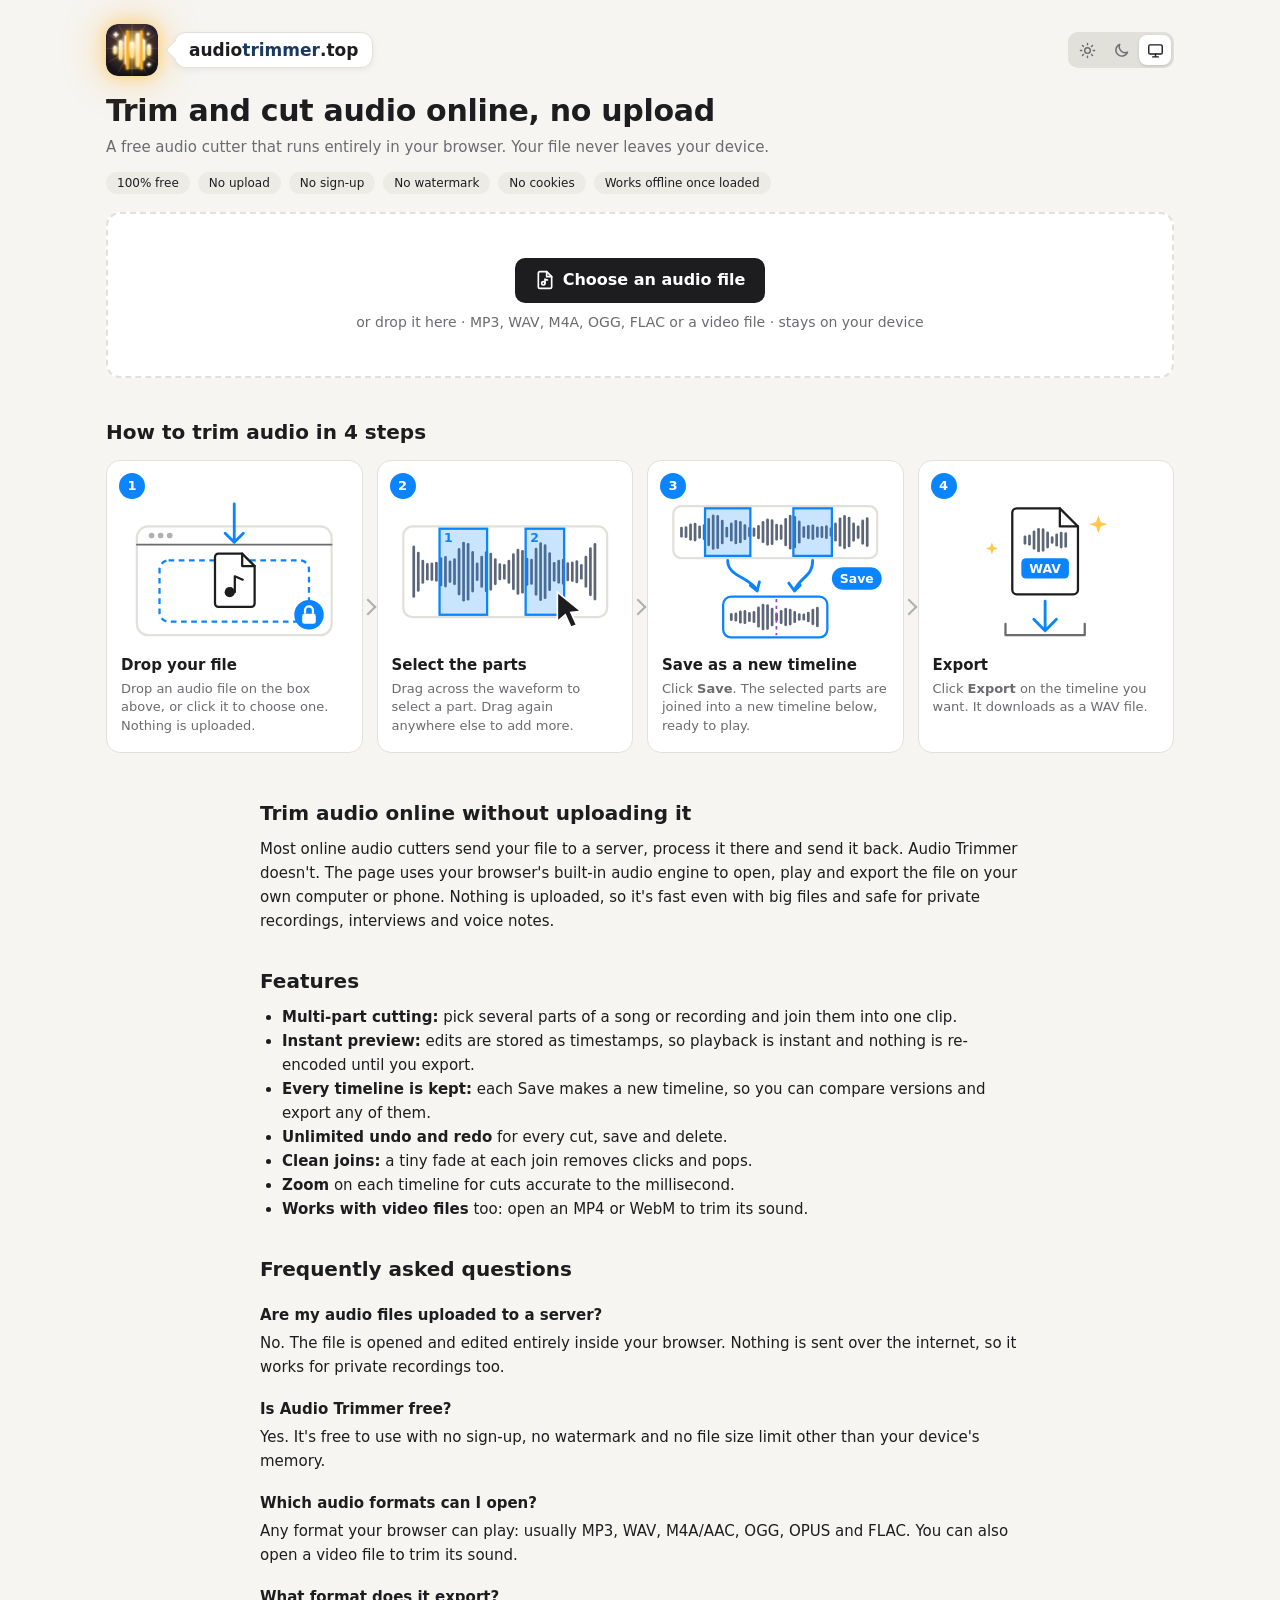
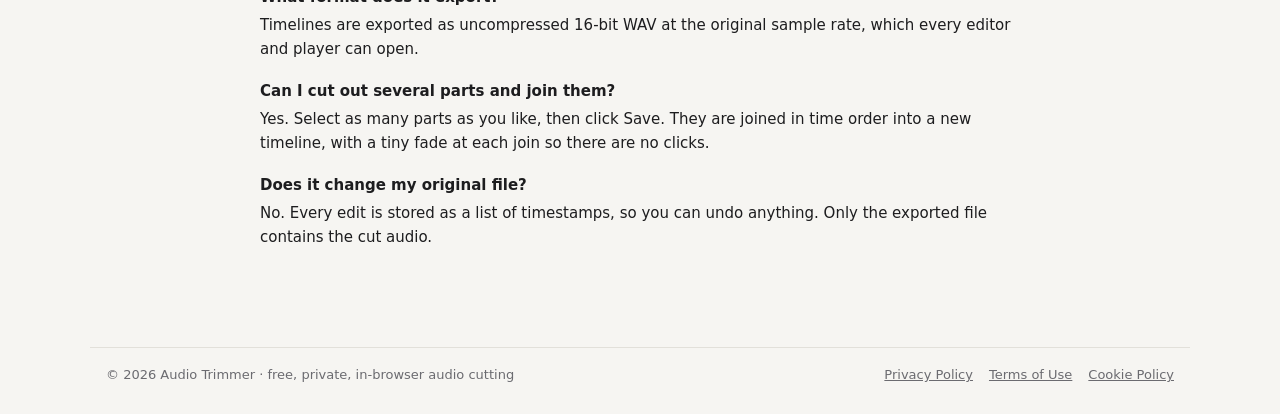
<file: index.html>
<!doctype html>
<html lang="en">
<head>
<meta charset="utf-8">
<meta name="viewport" content="width=device-width, initial-scale=1">
<title>No upload, Trim &amp; Cut Audio Online Free - AudioTrimmer.top</title>
<meta name="description" content="Free online audio trimmer that runs in your browser. Trim MP3, WAV, M4A and FLAC, cut several parts into one clip and export WAV. Files are never uploaded.">
<link rel="canonical" href="https://audiotrimmer.hirak-das.workers.dev/">
<meta name="robots" content="index, follow, max-image-preview:large">
<meta name="theme-color" content="#1d1d1f">
<meta name="color-scheme" content="light dark">
<script>try{var t=localStorage.getItem("theme");if(t==="light"||t==="dark")document.documentElement.dataset.theme=t}catch(e){}</script>

<link rel="icon" href="favicon.svg" type="image/svg+xml">
<link rel="icon" href="favicon-32.png" sizes="32x32" type="image/png">
<link rel="apple-touch-icon" href="apple-touch-icon.png">
<link rel="manifest" href="site.webmanifest">

<meta property="og:type" content="website">
<meta property="og:site_name" content="Audio Trimmer">
<meta property="og:title" content="Audio Trimmer – Trim audio online, no upload">
<meta property="og:description" content="Trim and cut MP3, WAV and more right in your browser. Pick several parts, join them into clips, export. Your files never leave your device.">
<meta property="og:url" content="https://audiotrimmer.hirak-das.workers.dev/">
<meta property="og:image" content="https://audiotrimmer.hirak-das.workers.dev/og-image.png">
<meta property="og:image:width" content="1200">
<meta property="og:image:height" content="630">
<meta property="og:image:alt" content="Audio Trimmer: a waveform with two selected parts joined into a new clip">
<meta name="twitter:card" content="summary_large_image">
<meta name="twitter:title" content="Audio Trimmer – Trim audio online, no upload">
<meta name="twitter:description" content="Trim and cut audio in your browser. Nothing is uploaded. Free.">
<meta name="twitter:image" content="https://audiotrimmer.hirak-das.workers.dev/og-image.png">

<script type="application/ld+json">
{
  "@context": "https://schema.org",
  "@graph": [
    {
      "@type": "WebApplication",
      "name": "Audio Trimmer",
      "url": "https://audiotrimmer.hirak-das.workers.dev/",
      "description": "A free audio trimmer and cutter that runs entirely in the browser. Files are processed on your device and never uploaded.",
      "applicationCategory": "MultimediaApplication",
      "operatingSystem": "Any (runs in a web browser)",
      "browserRequirements": "Requires a modern browser with the Web Audio API",
      "isAccessibleForFree": true,
      "offers": { "@type": "Offer", "price": "0", "priceCurrency": "USD" },
      "featureList": [
        "Trim and cut audio without uploading",
        "Select several parts and join them into a new clip",
        "Instant preview before exporting",
        "Unlimited undo and redo",
        "Export to WAV"
      ],
      "screenshot": "https://audiotrimmer.hirak-das.workers.dev/og-image.png"
    },
    {
      "@type": "HowTo",
      "name": "How to trim an audio file online without uploading it",
      "step": [
        { "@type": "HowToStep", "position": 1, "name": "Drop your file", "text": "Drop an audio file onto the box, or click it to choose one. Your browser opens it; nothing is uploaded." },
        { "@type": "HowToStep", "position": 2, "name": "Select the parts", "text": "Drag across the waveform to select a part. Drag again elsewhere to add more parts." },
        { "@type": "HowToStep", "position": 3, "name": "Save as a new timeline", "text": "Click Save. The selected parts are joined into a new timeline below, ready to play." },
        { "@type": "HowToStep", "position": 4, "name": "Export", "text": "Click Export on the timeline you want to download it as a WAV file." }
      ]
    },
    {
      "@type": "FAQPage",
      "mainEntity": [
        { "@type": "Question", "name": "Are my audio files uploaded to a server?", "acceptedAnswer": { "@type": "Answer", "text": "No. The file is opened and edited entirely inside your browser. Nothing is sent over the internet, so it works for private recordings too." } },
        { "@type": "Question", "name": "Is Audio Trimmer free?", "acceptedAnswer": { "@type": "Answer", "text": "Yes. It is free to use with no sign-up, no watermark and no file size limit other than your device's memory." } },
        { "@type": "Question", "name": "Which audio formats can I open?", "acceptedAnswer": { "@type": "Answer", "text": "Any format your browser can play: usually MP3, WAV, M4A/AAC, OGG, OPUS and FLAC. You can also open a video file to trim its sound." } },
        { "@type": "Question", "name": "What format does it export?", "acceptedAnswer": { "@type": "Answer", "text": "Timelines are exported as uncompressed 16-bit WAV at the original sample rate, which every editor and player can open." } },
        { "@type": "Question", "name": "Can I cut out several parts and join them?", "acceptedAnswer": { "@type": "Answer", "text": "Yes. Select as many parts as you like, then click Save. They are joined in time order into a new timeline, with a tiny fade at each join so there are no clicks." } },
        { "@type": "Question", "name": "Does it change my original file?", "acceptedAnswer": { "@type": "Answer", "text": "No. Every edit is stored as a list of timestamps, so you can undo anything. Only the exported file contains the cut audio." } }
      ]
    }
  ]
}
</script>
<style>
  :root {
    --bg: #f6f5f2; --panel: #ffffff; --ink: #1d1d1f; --muted: #6b6b70; --line: #e2e0da;
    --wave: #5d6677; --sel: rgba(10, 132, 255, .22); --sel-edge: #0a84ff;
    --head: #e23b3b; --join: #9a3fd0; --btn: #ecebe6; --btn-h: #e0ded7; --accent: #1d1d1f; --accent-ink: #fff;
    --active: #0a84ff; --tip-bg: #1d1d1f; --tip-ink: #fff; --gold: #ffc94d;
  }
  @media (prefers-color-scheme: dark) {
    :root:not([data-theme="light"]) {
      --bg: #141416; --panel: #1d1d20; --ink: #ececee; --muted: #9a9aa2; --line: #2e2e33;
      --wave: #a3abba; --btn: #2a2a2f; --btn-h: #34343a; --accent: #ececee; --accent-ink: #141416;
      --active: #409cff; --sel: rgba(64, 156, 255, .26); --sel-edge: #409cff; --tip-bg: #ececee; --tip-ink: #141416;
    }
  }
  :root[data-theme="dark"] {
      --bg: #141416; --panel: #1d1d20; --ink: #ececee; --muted: #9a9aa2; --line: #2e2e33;
      --wave: #a3abba; --btn: #2a2a2f; --btn-h: #34343a; --accent: #ececee; --accent-ink: #141416;
      --active: #409cff; --sel: rgba(64, 156, 255, .26); --sel-edge: #409cff; --tip-bg: #ececee; --tip-ink: #141416;
    }
  * { box-sizing: border-box; }
  body { margin: 0; background: var(--bg); color: var(--ink); font: 14px/1.4 system-ui, -apple-system, sans-serif; }
  main { max-width: 1100px; margin: 0 auto; padding: 20px 16px 40px; }
  a { color: var(--sel-edge); }
  .hidden { display: none !important; }
  body.editing .landing-only { display: none !important; }
  body:not(.editing) .work-only { display: none !important; }

  /* brand */
  .nav { margin: 4px 0 18px; }
  .brand img { border-radius: 12px; animation: bless 4s ease-in-out infinite;
    filter: drop-shadow(0 0 8px rgba(255, 196, 70, .7)) drop-shadow(0 0 22px rgba(255, 170, 40, .4)); }
  @keyframes bless {
    0%, 100% { filter: drop-shadow(0 0 6px rgba(255, 196, 70, .55)) drop-shadow(0 0 16px rgba(255, 170, 40, .28)); }
    50% { filter: drop-shadow(0 0 12px rgba(255, 210, 90, .9)) drop-shadow(0 0 30px rgba(255, 175, 45, .55)); }
  }
  @media (prefers-reduced-motion: reduce) { .brand img { animation: none; } }

  /* landing */
  h1 { font-size: 30px; line-height: 1.15; margin: 0 0 8px; letter-spacing: -.3px; }
  .sub { color: var(--muted); margin: 0 0 14px; font-size: 15px; max-width: 680px; }
  .badges { display: flex; flex-wrap: wrap; gap: 8px; margin: 0 0 18px; padding: 0; list-style: none; }
  .badges li { background: var(--btn); border-radius: 999px; padding: 3px 11px; font-size: 12px; }
  #drop { background: var(--panel); border: 2px dashed var(--line); border-radius: 14px; padding: 44px 20px; text-align: center; color: var(--muted); cursor: pointer; transition: border-color .15s, background .15s; }
  #drop:hover, #drop.over, #drop:focus-visible { border-color: var(--sel-edge); outline: none; }
  #drop .big { display: inline-flex; align-items: center; gap: 8px; background: var(--accent); color: var(--accent-ink); font-weight: 600; font-size: 16px; padding: 11px 20px; border-radius: 10px; margin-bottom: 10px; }
  #drop .big svg { width: 20px; height: 20px; }

  /* infographic */
  .steps-sec h2 { font-size: 20px; margin: 40px 0 14px; }
  .steps { list-style: none; margin: 0; padding: 0; display: grid; grid-template-columns: repeat(4, 1fr); gap: 14px; counter-reset: s; }
  .steps li { background: var(--panel); border: 1px solid var(--line); border-radius: 14px; padding: 14px 14px 16px; position: relative; }
  .steps li::before { counter-increment: s; content: counter(s); position: absolute; top: 12px; left: 12px; width: 26px; height: 26px; border-radius: 50%;
    background: var(--sel-edge); color: #fff; font-weight: 700; font-size: 13px; display: grid; place-items: center; z-index: 1; }
  .steps li:not(:last-child)::after { content: ""; position: absolute; right: -12px; top: 50%; width: 10px; height: 10px; border-top: 2.5px solid var(--muted);
    border-right: 2.5px solid var(--muted); transform: translateY(-50%) rotate(45deg); opacity: .5; }
  .steps svg { width: 100%; height: auto; display: block; margin: 22px 0 10px; }
  .steps h3 { font-size: 15px; margin: 0 0 4px; }
  .steps p { margin: 0; color: var(--muted); font-size: 13px; line-height: 1.45; }
  @media (max-width: 860px) { .steps { grid-template-columns: repeat(2, 1fr); } .steps li::after { display: none; } }
  @media (max-width: 480px) { .steps { grid-template-columns: 1fr; } h1 { font-size: 24px; } }
  .ig .bd { fill: var(--panel); stroke: var(--line); stroke-width: 2; }
  .ig .ln { fill: none; stroke: var(--muted); stroke-width: 2; stroke-linecap: round; stroke-linejoin: round; }
  .ig .wv { fill: var(--wave); }
  .ig .sl { fill: var(--sel); stroke: var(--sel-edge); stroke-width: 2; }
  .ig .ac { fill: var(--sel-edge); }
  .ig .acs { fill: none; stroke: var(--sel-edge); stroke-width: 2.5; stroke-linecap: round; stroke-linejoin: round; }
  .ig .ink { fill: var(--ink); }
  .ig .gd { fill: var(--gold); }
  .ig text { font: 700 11px system-ui, -apple-system, sans-serif; }

  /* buttons + tooltips */
  button { font: inherit; border: 0; background: var(--btn); color: var(--ink); padding: 7px 12px; border-radius: 8px; cursor: pointer; }
  button:hover:not(:disabled) { background: var(--btn-h); }
  button:disabled { opacity: .38; cursor: default; }
  button:focus-visible { outline: 2px solid var(--sel-edge); outline-offset: 2px; }
  button.primary { background: var(--accent); color: var(--accent-ink); }
  button.primary:hover:not(:disabled) { background: var(--accent); opacity: .88; }
  button.blue { background: var(--sel-edge); color: #fff; }
  button.blue:hover:not(:disabled) { background: var(--sel-edge); opacity: .88; }
  .i { width: 18px; height: 18px; fill: none; stroke: currentColor; stroke-width: 2; stroke-linecap: round; stroke-linejoin: round; flex: none; }
  .ib { width: 34px; height: 34px; padding: 0; display: inline-grid; place-items: center; }
  .lb { display: inline-flex; align-items: center; gap: 6px; height: 34px; padding: 0 12px; font-weight: 600; }
  [data-tip] { position: relative; }
  [data-tip]:hover::after, [data-tip]:focus-visible::after {
    content: attr(data-tip); position: absolute; bottom: calc(100% + 7px); left: 50%; transform: translateX(-50%);
    background: var(--tip-bg); color: var(--tip-ink); font: 500 12px/1.3 system-ui, sans-serif; white-space: nowrap;
    padding: 5px 8px; border-radius: 6px; pointer-events: none; z-index: 30; opacity: 1; }
  [data-tip].tip-end:hover::after, [data-tip].tip-end:focus-visible::after { left: auto; right: 0; transform: none; }
  [data-tip].tip-start:hover::after, [data-tip].tip-start:focus-visible::after { left: 0; transform: none; }

  /* workspace */
  .workbar { display: flex; flex-wrap: wrap; gap: 10px; align-items: center; background: var(--panel); border: 1px solid var(--line); border-radius: 12px; padding: 10px 12px; position: sticky; top: 8px; z-index: 10; }
  .workbar .file { color: var(--muted); font-size: 13px; flex: 1 1 0; min-width: 0; overflow: hidden; text-overflow: ellipsis; white-space: nowrap; }
  .workbar { flex-wrap: nowrap; }
  @media (max-width: 560px) { .workbar .file { display: none; } .workbar #newBtn { margin-right: auto; } }
  .workbar .file b { color: var(--ink); }
  .spacer { flex: 1; }
  .hint { color: var(--muted); font-size: 12px; margin: 10px 2px 0; }
  kbd { background: var(--btn); border-radius: 4px; padding: 1px 5px; font: 11px ui-monospace, Menlo, monospace; color: var(--ink); }

  .tl { border: 2px solid var(--line); border-radius: 12px; padding: 10px 12px 12px; margin-top: 14px; background: var(--panel); scroll-margin-top: 80px; transition: box-shadow .4s; }
  .tl.active { border-color: var(--active); }
  .tl.flash { box-shadow: 0 0 0 6px var(--sel); }
  .tl-head { display: flex; flex-wrap: wrap; gap: 8px 12px; align-items: center; margin-bottom: 8px; }
  .tl-title { display: flex; align-items: baseline; gap: 10px; min-width: 0; }
  .tl-name { font-weight: 700; font-size: 15px; }
  .tl-meta { color: var(--muted); font-size: 12px; font-variant-numeric: tabular-nums; }
  .dirty { font-size: 11px; font-weight: 600; color: var(--sel-edge); background: var(--sel); padding: 1px 8px; border-radius: 999px; }
  .tl-tools { display: flex; flex-wrap: wrap; gap: 6px; align-items: center; margin-left: auto; }
  .grp { display: flex; gap: 4px; padding-right: 6px; margin-right: 2px; border-right: 1px solid var(--line); }
  .grp:last-child { border-right: 0; padding-right: 0; margin-right: 0; }
  .zoomv { font: 11px ui-monospace, Menlo, monospace; color: var(--muted); align-self: center; min-width: 30px; text-align: center; }
  .scroller { position: relative; overflow-x: auto; overflow-y: hidden; border: 1px solid var(--line); border-radius: 8px; user-select: none; }
  .track { position: relative; cursor: text; touch-action: pan-y; }
  .track canvas { position: absolute; left: 0; top: 0; }
  .sel { position: absolute; top: 20px; bottom: 0; background: var(--sel); border-left: 2px solid var(--sel-edge); border-right: 2px solid var(--sel-edge); pointer-events: none; }
  .sel i { position: absolute; top: 2px; left: 4px; font: 600 11px ui-monospace, Menlo, monospace; font-style: normal; color: var(--sel-edge); }
  .head { position: absolute; top: 0; bottom: 0; width: 2px; background: var(--head); pointer-events: none; }
  .tl-foot { display: flex; flex-wrap: wrap; gap: 4px 14px; color: var(--muted); font-size: 12px; margin-top: 6px; font-variant-numeric: tabular-nums; }
  .tl-foot .segs { font: 11px ui-monospace, Menlo, monospace; }

  /* content + footer */
  .info-sec { max-width: 760px; margin: 44px auto 0; font-size: 15px; line-height: 1.6; }
  .info-sec h2 { font-size: 20px; margin: 32px 0 8px; }
  .info-sec h3 { font-size: 15px; margin: 18px 0 4px; }
  .info-sec p { margin: 0 0 10px; }
  .info-sec ul { padding-left: 22px; margin: 0 0 10px; }
  footer { max-width: 1100px; margin: 48px auto 0; padding: 18px 16px 30px; border-top: 1px solid var(--line); color: var(--muted); font-size: 13px; display: flex; flex-wrap: wrap; gap: 8px 18px; }
  footer nav { display: flex; flex-wrap: wrap; gap: 6px 16px; }
  footer a { color: var(--muted); }
  @media (max-width: 640px) { .tl-tools { margin-left: 0; } .grp { border-right: 0; padding-right: 0; } }
</style>
<link rel="stylesheet" href="nav.css">
</head>
<body>
<svg width="0" height="0" style="position:absolute" aria-hidden="true">
  <symbol id="i-play" viewBox="0 0 24 24"><path d="M7 4.5v15l12-7.5z" fill="currentColor"/></symbol>
  <symbol id="i-pause" viewBox="0 0 24 24"><rect x="6" y="4.5" width="4" height="15" rx="1" fill="currentColor"/><rect x="14" y="4.5" width="4" height="15" rx="1" fill="currentColor"/></symbol>
  <symbol id="i-playsel" viewBox="0 0 24 24"><path d="M3.5 4v16M20.5 4v16"/><path d="M9 8v8l6.5-4z" fill="currentColor"/></symbol>
  <symbol id="i-zin" viewBox="0 0 24 24"><circle cx="11" cy="11" r="7.5"/><path d="m21 21-4.6-4.6M11 8v6M8 11h6"/></symbol>
  <symbol id="i-zout" viewBox="0 0 24 24"><circle cx="11" cy="11" r="7.5"/><path d="m21 21-4.6-4.6M8 11h6"/></symbol>
  <symbol id="i-cut" viewBox="0 0 24 24"><circle cx="6" cy="6" r="3"/><circle cx="6" cy="18" r="3"/><path d="M8.1 8.1 12 12M20 4 8.1 15.9M14.8 14.8 20 20"/></symbol>
  <symbol id="i-x" viewBox="0 0 24 24"><path d="M18 6 6 18M6 6l12 12"/></symbol>
  <symbol id="i-save" viewBox="0 0 24 24"><path d="M15.2 3a2 2 0 0 1 1.4.6l3.8 3.8a2 2 0 0 1 .6 1.4V19a2 2 0 0 1-2 2H5a2 2 0 0 1-2-2V5a2 2 0 0 1 2-2z"/><path d="M17 21v-7a1 1 0 0 0-1-1H8a1 1 0 0 0-1 1v7M7 3v4a1 1 0 0 0 1 1h7"/></symbol>
  <symbol id="i-down" viewBox="0 0 24 24"><path d="M21 15v4a2 2 0 0 1-2 2H5a2 2 0 0 1-2-2v-4"/><path d="m7 10 5 5 5-5M12 15V3"/></symbol>
  <symbol id="i-trash" viewBox="0 0 24 24"><path d="M3 6h18M19 6v14a2 2 0 0 1-2 2H7a2 2 0 0 1-2-2V6M8 6V4a2 2 0 0 1 2-2h4a2 2 0 0 1 2 2v2M10 11v6M14 11v6"/></symbol>
  <symbol id="i-undo" viewBox="0 0 24 24"><path d="M3 7v6h6"/><path d="M21 17a9 9 0 0 0-15-6.7L3 13"/></symbol>
  <symbol id="i-redo" viewBox="0 0 24 24"><path d="M21 7v6h-6"/><path d="M3 17a9 9 0 0 1 15-6.7l3 2.7"/></symbol>
  <symbol id="i-plus" viewBox="0 0 24 24"><path d="M12 5v14M5 12h14"/></symbol>
  <symbol id="i-file" viewBox="0 0 24 24"><path d="M14 2H6a2 2 0 0 0-2 2v16a2 2 0 0 0 2 2h12a2 2 0 0 0 2-2V8z"/><path d="M14 2v6h6"/><circle cx="10" cy="16" r="2"/><path d="M12 16v-5l3 1"/></symbol>
  <symbol id="i-help" viewBox="0 0 24 24"><circle cx="12" cy="12" r="9.5"/><path d="M9.2 9a3 3 0 0 1 5.8 1c0 2-3 2.5-3 4.5M12 17.5h.01"/></symbol>
</svg>

<main>
  <header class="nav">
  <a class="brand" href="./" aria-label="Audio Trimmer home"><img src="icon-120.png" alt="Audio Trimmer logo" width="52" height="52"><span class="bubble">audio<span class="acc">trimmer</span>.top</span></a>
  <div class="theme-switch" role="group" aria-label="Colour theme">
    <button type="button" data-set="light" aria-label="Light theme" data-tip="Light"><svg viewBox="0 0 24 24"><circle cx="12" cy="12" r="4"/><path d="M12 2v2M12 20v2M4.9 4.9l1.4 1.4M17.7 17.7l1.4 1.4M2 12h2M20 12h2M4.9 19.1l1.4-1.4M17.7 6.3l1.4-1.4"/></svg></button>
    <button type="button" data-set="dark" aria-label="Dark theme" data-tip="Dark"><svg viewBox="0 0 24 24"><path d="M20.5 14.5A8.5 8.5 0 0 1 9.5 3.5a8.5 8.5 0 1 0 11 11z"/></svg></button>
    <button type="button" data-set="system" aria-label="Match system theme" data-tip="System" class="tip-end"><svg viewBox="0 0 24 24"><rect x="2.5" y="4" width="19" height="13" rx="2"/><path d="M8 21h8M12 17v4"/></svg></button>
  </div>
  </header>

  <!-- ===== landing ===== -->
  <section class="landing-only" aria-labelledby="title">
    <h1 id="title">Trim and cut audio online, no upload</h1>
    <p class="sub">A free audio cutter that runs entirely in your browser. Your file never leaves your device.</p>
    <ul class="badges" aria-label="Highlights">
      <li>100% free</li><li>No upload</li><li>No sign-up</li><li>No watermark</li><li>No cookies</li><li>Works offline once loaded</li>
    </ul>
    <div id="drop" role="button" tabindex="0" aria-label="Choose an audio file to trim">
      <span class="big"><svg class="i"><use href="#i-file"/></svg><span id="dropLabel">Choose an audio file</span></span><br>
      <span id="dropSub">or drop it here · MP3, WAV, M4A, OGG, FLAC or a video file · stays on your device</span>
    </div>
    <input id="file" type="file" accept="audio/*,video/*" class="hidden" aria-label="Audio file">

    <section class="steps-sec" aria-labelledby="howto">
      <h2 id="howto">How to trim audio in 4 steps</h2>
      <ol class="steps">
        <li>
          <svg class="ig" viewBox="0 0 200 130" role="img" aria-label="An audio file being dropped into the browser">
            <rect class="bd" x="14" y="26" width="172" height="96" rx="10"/>
            <path class="ln" d="M14 42h172" style="stroke-width:1.5"/>
            <circle class="ink" cx="27" cy="34" r="2.5" opacity=".35"/><circle class="ink" cx="35" cy="34" r="2.5" opacity=".35"/><circle class="ink" cx="43" cy="34" r="2.5" opacity=".35"/>
            <rect x="34" y="56" width="132" height="54" rx="8" fill="none" stroke="var(--sel-edge)" stroke-width="2" stroke-dasharray="5 4"/>
            <path class="bd" d="M86 50h21l11 11v33a3 3 0 0 1-3 3H86a3 3 0 0 1-3-3V53a3 3 0 0 1 3-3z" style="stroke:var(--ink)"/>
            <path class="ln" d="M107 50v11h11" style="stroke:var(--ink)"/>
            <circle class="ink" cx="96" cy="84" r="4.5"/><path class="ln" d="M100.5 84V70l7 3" style="stroke:var(--ink)"/>
            <path class="acs" d="M100 6v34M92 32l8 8 8-8"/>
            <circle class="ac" cx="166" cy="104" r="13"/>
            <rect x="160" y="103" width="12" height="9" rx="2" fill="#fff"/><path d="M162.5 103v-3a3.5 3.5 0 0 1 7 0v3" fill="none" stroke="#fff" stroke-width="2"/>
          </svg>
          <h3>Drop your file</h3>
          <p>Drop an audio file on the box above, or click it to choose one. Nothing is uploaded.</p>
        </li>
        <li>
          <svg class="ig" viewBox="0 0 200 130" role="img" aria-label="A waveform with two parts selected in blue">
            <rect class="bd" x="10" y="26" width="180" height="80" rx="8"/>
            <g class="wv" data-wave="18 182 66 54 3"></g>
            <rect class="sl" x="42" y="28" width="42" height="76"/>
            <rect class="sl" x="118" y="28" width="34" height="76"/>
            <text x="46" y="40" class="ac">1</text><text x="122" y="40" class="ac">2</text>
            <path d="M146 84l0 26 7-6 5 11 5-2-5-11 9-1z" class="ink" stroke="var(--panel)" stroke-width="1.5"/>
          </svg>
          <h3>Select the parts</h3>
          <p>Drag across the waveform to select a part. Drag again anywhere else to add more.</p>
        </li>
        <li>
          <svg class="ig" viewBox="0 0 200 130" role="img" aria-label="Selected parts joined into a new timeline below">
            <rect class="bd" x="10" y="8" width="180" height="46" rx="7"/>
            <g class="wv" data-wave="16 184 31 32 7"></g>
            <rect class="sl" x="38" y="10" width="40" height="42"/>
            <rect class="sl" x="116" y="10" width="34" height="42"/>
            <path class="acs" d="M58 56c0 14 18 14 26 26M133 56c0 14-10 14-16 26"/>
            <path class="acs" d="M78 78l6 5 2-8M112 76l5 7 5-5"/>
            <rect class="bd" x="54" y="88" width="92" height="36" rx="7" style="stroke:var(--sel-edge)"/>
            <g class="wv" data-wave="60 140 106 24 7"></g>
            <path d="M101 90v32" stroke="var(--join)" stroke-width="1.5" stroke-dasharray="3 3"/>
            <rect class="ac" x="150" y="62" width="44" height="20" rx="10"/>
            <text x="172" y="76" fill="#fff" text-anchor="middle">Save</text>
          </svg>
          <h3>Save as a new timeline</h3>
          <p>Click <b>Save</b>. The selected parts are joined into a new timeline below, ready to play.</p>
        </li>
        <li>
          <svg class="ig" viewBox="0 0 200 130" role="img" aria-label="A WAV file downloading">
            <path class="bd" d="M74 10h38l16 16v56a4 4 0 0 1-4 4H74a4 4 0 0 1-4-4V14a4 4 0 0 1 4-4z" style="stroke:var(--ink)"/>
            <path class="ln" d="M112 10v16h16" style="stroke:var(--ink)"/>
            <rect class="ac" x="78" y="54" width="42" height="18" rx="4"/>
            <text x="99" y="67" fill="#fff" text-anchor="middle">WAV</text>
            <g class="wv" data-wave="80 118 38 22 11"></g>
            <path class="acs" d="M99 92v26M89 108l10 10 10-10"/>
            <path class="ln" d="M64 112v10h70v-10"/>
            <path class="gd" d="M146 16l2 6 6 2-6 2-2 6-2-6-6-2 6-2z"/><path class="gd" d="M52 40l1.4 4 4 1.4-4 1.4-1.4 4-1.4-4-4-1.4 4-1.4z"/>
          </svg>
          <h3>Export</h3>
          <p>Click <b>Export</b> on the timeline you want. It downloads as a WAV file.</p>
        </li>
      </ol>
    </section>
  </section>

  <!-- ===== workspace ===== -->
  <section class="work-only" aria-label="Editor">
    <div class="workbar">
      <button id="newBtn" class="lb primary tip-start" data-tip="Open another file (clears these timelines)"><svg class="i"><use href="#i-plus"/></svg>Start new trimming</button>
      <span class="file" id="fileInfo"></span>
      <button id="undo" class="ib" data-tip="Undo (⌘/Ctrl Z)" aria-label="Undo"><svg class="i"><use href="#i-undo"/></svg></button>
      <button id="redo" class="ib" data-tip="Redo (⌘/Ctrl ⇧ Z)" aria-label="Redo"><svg class="i"><use href="#i-redo"/></svg></button>
      <button id="help" class="ib tip-end" aria-label="Keyboard shortcuts"
        data-tip="Space play · P play selected · Del remove · Esc clear · + / − zoom · ⌘S save · ⌘Z undo"><svg class="i"><use href="#i-help"/></svg></button>
    </div>
    <p class="hint">Drag on a timeline to select a part, drag again to add more. Click inside a part to drop it, click elsewhere to move the playhead. Purple dashes mark joins.</p>
    <div id="timelines"></div>
  </section>

  <!-- ===== content (crawlable) ===== -->
  <article class="info-sec landing-only">
    <h2>Trim audio online without uploading it</h2>
    <p>Most online audio cutters send your file to a server, process it there and send it back. Audio Trimmer doesn't. The page uses your browser's built-in audio engine to open, play and export the file on your own computer or phone. Nothing is uploaded, so it's fast even with big files and safe for private recordings, interviews and voice notes.</p>

    <h2>Features</h2>
    <ul>
      <li><b>Multi-part cutting:</b> pick several parts of a song or recording and join them into one clip.</li>
      <li><b>Instant preview:</b> edits are stored as timestamps, so playback is instant and nothing is re-encoded until you export.</li>
      <li><b>Every timeline is kept:</b> each Save makes a new timeline, so you can compare versions and export any of them.</li>
      <li><b>Unlimited undo and redo</b> for every cut, save and delete.</li>
      <li><b>Clean joins:</b> a tiny fade at each join removes clicks and pops.</li>
      <li><b>Zoom</b> on each timeline for cuts accurate to the millisecond.</li>
      <li><b>Works with video files</b> too: open an MP4 or WebM to trim its sound.</li>
    </ul>

    <h2>Frequently asked questions</h2>
    <h3>Are my audio files uploaded to a server?</h3>
    <p>No. The file is opened and edited entirely inside your browser. Nothing is sent over the internet, so it works for private recordings too.</p>
    <h3>Is Audio Trimmer free?</h3>
    <p>Yes. It's free to use with no sign-up, no watermark and no file size limit other than your device's memory.</p>
    <h3>Which audio formats can I open?</h3>
    <p>Any format your browser can play: usually MP3, WAV, M4A/AAC, OGG, OPUS and FLAC. You can also open a video file to trim its sound.</p>
    <h3>What format does it export?</h3>
    <p>Timelines are exported as uncompressed 16-bit WAV at the original sample rate, which every editor and player can open.</p>
    <h3>Can I cut out several parts and join them?</h3>
    <p>Yes. Select as many parts as you like, then click Save. They are joined in time order into a new timeline, with a tiny fade at each join so there are no clicks.</p>
    <h3>Does it change my original file?</h3>
    <p>No. Every edit is stored as a list of timestamps, so you can undo anything. Only the exported file contains the cut audio.</p>
  </article>
</main>

<footer>
  <span>© 2026 Audio Trimmer · free, private, in-browser audio cutting</span>
  <span class="spacer"></span>
  <nav aria-label="Legal">
    <a href="privacy">Privacy Policy</a>
    <a href="terms">Terms of Use</a>
    <a href="cookies">Cookie Policy</a>
  </nav>
</footer>

<script>
(() => {
  const $ = id => document.getElementById(id);
  const RULER = 20, FADE = 0.004, ZMIN = 1, ZMAX = 64;
  const icon = n => `<svg class="i" aria-hidden="true"><use href="#i-${n}"/></svg>`;

  // decorative waveforms in the how-to pictures
  document.querySelectorAll('g[data-wave]').forEach(g => {
    const [x0, x1, mid, h, seed] = g.dataset.wave.split(' ').map(Number); let out = '';
    for (let x = x0, k = seed; x < x1; x += 4, k++) {
      const a = (0.25 + 0.75 * Math.abs(Math.sin(k * 0.55) * Math.cos(k * 0.21))) * h;
      out += `<rect x="${x}" y="${(mid - a / 2).toFixed(1)}" width="2.4" height="${a.toFixed(1)}" rx="1.2"/>`;
    }
    g.innerHTML = out;
  });

  let ctx = null, buf = null, peaks = null, peakBlock = 256, fileName = 'audio';
  // timeline: { id, name, saved: segs at last save, segs: working segs, sels: [[a,b]] edited time, pos, zoom, el }
  let tls = [], activeId = 0, nextId = 1;
  let undoStack = [], redoStack = [];
  let playing = null;

  // ---------- edit-list math (seconds) ----------
  const total = s => s.reduce((n, [a, b]) => n + (b - a), 0);
  const clone = s => s.map(x => [...x]);
  const same = (p, q) => p.length === q.length && p.every((s, i) => Math.abs(s[0] - q[i][0]) < 1e-6 && Math.abs(s[1] - q[i][1]) < 1e-6);
  const dirty = tl => tl.sels.length > 0 || !same(tl.segs, tl.saved);
  const tlById = id => tls.find(t => t.id === id);
  const active = () => tlById(activeId) || tls[0];
  function editToSrc(segs, t) {
    let p = 0;
    for (const [a, b] of segs) { const L = b - a; if (t <= p + L) return a + (t - p); p += L; }
    return segs.length ? segs[segs.length - 1][1] : 0;
  }
  function slice(list, from, to, keepInside) {
    const out = []; let p = 0;
    for (const [a, b] of list) {
      const L = b - a, s0 = p, s1 = p + L, o0 = Math.max(s0, from), o1 = Math.min(s1, to);
      if (keepInside) { if (o1 > o0) out.push([a + (o0 - s0), a + (o1 - s0)]); }
      else if (o1 <= o0) out.push([a, b]);
      else { if (o0 > s0) out.push([a, a + (o0 - s0)]); if (o1 < s1) out.push([a + (o1 - s0), b]); }
      p = s1;
    }
    return out.filter(([a, b]) => b - a > 1e-4);
  }
  function mergeSels(sels) {
    const s = sels.filter(([a, b]) => b - a > 0.001).sort((x, y) => x[0] - y[0]), out = [];
    for (const r of s) { const l = out[out.length - 1]; if (l && r[0] <= l[1]) l[1] = Math.max(l[1], r[1]); else out.push([...r]); }
    return out;
  }
  const tidy = segs => segs.reduce((o, s) => { const l = o[o.length - 1]; if (l && Math.abs(l[1] - s[0]) < 1e-6) l[1] = s[1]; else o.push([...s]); return o; }, []);

  // ---------- history (timestamps only) ----------
  const snap = () => ({ tls: tls.map(t => ({ id: t.id, name: t.name, saved: clone(t.saved), segs: clone(t.segs) })), activeId, nextId });
  function commit(fn) { stop(); undoStack.push(snap()); redoStack = []; fn(); rebuild(); }
  function restore(s) {
    stop();
    const old = new Map(tls.map(t => [t.id, t]));
    tls = s.tls.map(t => ({ ...t, saved: clone(t.saved), segs: clone(t.segs), sels: [],
      pos: Math.min(old.get(t.id)?.pos || 0, total(t.segs)), zoom: old.get(t.id)?.zoom || 1 }));
    activeId = tlById(s.activeId) ? s.activeId : tls[0].id; nextId = s.nextId; rebuild();
  }

  // ---------- loading ----------
  async function loadFile(file) {
    const label = $('dropLabel'), was = label.textContent;
    label.textContent = 'Opening…';
    try {
      const bytes = await file.arrayBuffer();
      ctx = ctx || new (window.AudioContext || window.webkitAudioContext)();
      const decoded = await ctx.decodeAudioData(bytes);
      fileName = file.name.replace(/\.[^.]+$/, '') || 'audio';
      loadBuffer(decoded, file.name);
    } catch (e) {
      alert('Sorry, this browser could not open that file. Try MP3, WAV, M4A, OGG or FLAC.');
    } finally { label.textContent = was; }
  }
  function loadBuffer(b, name) {
    stop(); buf = b; undoStack = []; redoStack = []; nextId = 1;
    const all = [[0, b.duration]];
    tls = [{ id: 0, name: 'Original', saved: clone(all), segs: clone(all), sels: [], pos: 0, zoom: 1 }]; activeId = 0;
    buildPeaks();
    document.body.classList.add('editing');
    $('fileInfo').innerHTML = `<b>${esc(name)}</b> · ${fmt(b.duration)} · ${b.sampleRate / 1000} kHz · ${b.numberOfChannels === 1 ? 'mono' : 'stereo'}`;
    window.scrollTo(0, 0);
    rebuild();
  }
  function buildPeaks() {
    const n = buf.length, blocks = Math.ceil(n / peakBlock), chs = [];
    for (let c = 0; c < buf.numberOfChannels; c++) chs.push(buf.getChannelData(c));
    peaks = new Float32Array(blocks * 2);
    for (let i = 0; i < blocks; i++) {
      let mn = 1, mx = -1; const end = Math.min(n, (i + 1) * peakBlock);
      for (let j = i * peakBlock; j < end; j++) {
        let v = 0; for (const ch of chs) v += ch[j]; v /= chs.length;
        if (v < mn) mn = v; if (v > mx) mx = v;
      }
      peaks[i * 2] = mn; peaks[i * 2 + 1] = mx;
    }
  }

  // ---------- timeline rows ----------
  function rebuild() {
    const host = $('timelines'); host.innerHTML = '';
    for (const tl of tls) {
      const isOrig = tl.id === 0, row = document.createElement('section');
      row.className = 'tl'; row.setAttribute('aria-label', tl.name + ' timeline');
      row.innerHTML = `
        <div class="tl-head">
          <div class="tl-title"><span class="tl-name"></span><span class="tl-meta"></span><span class="dirty hidden">Unsaved changes</span></div>
          <div class="tl-tools">
            <div class="grp">
              <button class="ib b-play" aria-label="Play" data-tip="Play (Space)">${icon('play')}</button>
              <button class="ib b-psel" aria-label="Play selected parts" data-tip="Play selected parts (P)">${icon('playsel')}</button>
            </div>
            <div class="grp">
              <button class="ib b-zout" aria-label="Zoom out" data-tip="Zoom out (−)">${icon('zout')}</button>
              <span class="zoomv">1×</span>
              <button class="ib b-zin" aria-label="Zoom in" data-tip="Zoom in (+)">${icon('zin')}</button>
            </div>
            <div class="grp">
              <button class="ib b-remove" aria-label="Remove selected parts" data-tip="Remove selected parts (Del)">${icon('cut')}</button>
              <button class="ib b-clear" aria-label="Clear selection" data-tip="Clear selection (Esc)">${icon('x')}</button>
            </div>
            <div class="grp">
              <button class="lb blue b-save" data-tip="Save the result as a new timeline (⌘/Ctrl S)">${icon('save')}Save</button>
              <button class="lb primary b-export" data-tip="Download this timeline as WAV">${icon('down')}Export</button>
              <button class="ib b-del tip-end" aria-label="Delete timeline" data-tip="${isOrig ? 'The original timeline stays' : 'Delete this timeline'}">${icon('trash')}</button>
            </div>
          </div>
        </div>
        <div class="scroller"><div class="track"><canvas></canvas><div class="sels"></div><div class="head"></div></div></div>
        <div class="tl-foot"><span class="clock"></span><span class="selinfo"></span><span class="segs"></span></div>`;
      const q = s => row.querySelector(s);
      tl.el = { row, name: q('.tl-name'), meta: q('.tl-meta'), dirty: q('.dirty'), scroller: q('.scroller'), track: q('.track'), canvas: q('canvas'),
        sels: q('.sels'), head: q('.head'), clock: q('.clock'), selinfo: q('.selinfo'), segs: q('.segs'), zoomv: q('.zoomv'),
        play: q('.b-play'), psel: q('.b-psel'), zout: q('.b-zout'), zin: q('.b-zin'), remove: q('.b-remove'), clear: q('.b-clear'),
        save: q('.b-save'), exp: q('.b-export'), del: q('.b-del') };
      tl.H = isOrig ? 150 : 110;
      tl.el.track.style.height = tl.H + 'px';
      const E = tl.el, act = fn => () => { activeId = tl.id; fn(); };
      E.play.onclick = act(() => (playing && playing.tl === tl) ? stop() : play(tl));
      E.psel.onclick = act(() => tl.sels.length && play(tl, mergeSels(tl.sels)));
      E.zin.onclick = act(() => setZoom(tl, tl.zoom * 2));
      E.zout.onclick = act(() => setZoom(tl, tl.zoom / 2));
      E.remove.onclick = act(() => removeSel(tl));
      E.clear.onclick = act(() => { tl.sels = []; refresh(); });
      E.save.onclick = act(() => save(tl));
      E.exp.onclick = act(() => { refresh(); exportWav(tl); });
      E.del.onclick = act(() => { if (!isOrig) commit(() => { tls = tls.filter(t => t !== tl); activeId = 0; }); });
      row.addEventListener('pointerdown', () => { if (activeId !== tl.id) { activeId = tl.id; refresh(); } });
      bindTrack(tl);
      host.appendChild(row);
    }
    layoutAll(); refresh();
  }
  function setZoom(tl, z) {
    const nz = Math.max(ZMIN, Math.min(ZMAX, z)); if (nz === tl.zoom) return;
    tl.zoom = nz; layout(tl); refresh();
    const sc = tl.el.scroller; sc.scrollLeft = tl.pos * tl.pps - sc.clientWidth / 2;
  }
  function layoutAll() { for (const tl of tls) layout(tl); }
  function layout(tl) {
    const len = Math.max(total(tl.segs), 0.01), w = tl.el.scroller.clientWidth - 2;
    const width = Math.max(50, Math.round(w * tl.zoom));
    tl.pps = width / len;
    tl.el.track.style.width = width + 'px';
    draw(tl, width);
  }
  function draw(tl, width) {
    const H = tl.H, cv = tl.el.canvas, dpr = Math.min(window.devicePixelRatio || 1, 16000 / width);
    cv.width = Math.round(width * dpr); cv.height = Math.round(H * dpr); cv.style.width = width + 'px'; cv.style.height = H + 'px';
    const g = cv.getContext('2d'); g.setTransform(dpr, 0, 0, dpr, 0, 0);
    const css = getComputedStyle(document.documentElement), c = k => css.getPropertyValue(k).trim();
    g.fillStyle = c('--panel'); g.fillRect(0, 0, width, H);
    const len = total(tl.segs), pps = tl.pps;
    const steps = [0.01, 0.05, 0.1, 0.25, 0.5, 1, 2, 5, 10, 15, 30, 60, 120, 300, 600];
    const step = steps.find(s => s * pps >= 70) || 600;
    g.fillStyle = c('--muted'); g.strokeStyle = c('--line'); g.font = '10px ui-monospace, Menlo, monospace';
    g.beginPath(); g.moveTo(0, RULER - .5); g.lineTo(width, RULER - .5); g.stroke();
    for (let t = 0; t <= len + 1e-9; t += step) {
      const x = Math.round(t * pps) + .5;
      g.beginPath(); g.moveTo(x, RULER - 6); g.lineTo(x, RULER); g.stroke();
      g.fillText(fmt(t, step < 1), x + 3, 11);
    }
    const mid = RULER + (H - RULER) / 2, amp = (H - RULER) / 2 - 6, sr = buf.sampleRate;
    g.fillStyle = c('--wave');
    for (let x = 0; x < width; x++) {
      const t0 = x / pps, t1 = (x + 1) / pps;
      if (t0 > len) break;
      const s0 = editToSrc(tl.segs, t0), s1 = s0 + (t1 - t0);
      const b0 = Math.floor(s0 * sr / peakBlock), b1 = Math.max(b0 + 1, Math.ceil(s1 * sr / peakBlock));
      let mn = 1, mx = -1;
      for (let b = b0; b < b1 && b * 2 < peaks.length; b++) { mn = Math.min(mn, peaks[b * 2]); mx = Math.max(mx, peaks[b * 2 + 1]); }
      if (mx < mn) continue;
      const y0 = mid - mx * amp, y1 = mid - mn * amp;
      g.fillRect(x, y0, 1, Math.max(1, y1 - y0));
    }
    g.strokeStyle = c('--join'); g.setLineDash([3, 3]); let p = 0;
    for (let i = 0; i < tl.segs.length - 1; i++) {
      p += tl.segs[i][1] - tl.segs[i][0]; const x = Math.round(p * pps) + .5;
      g.beginPath(); g.moveTo(x, RULER); g.lineTo(x, H); g.stroke();
    }
    g.setLineDash([]);
  }
  function refresh() {
    const a = active();
    for (const tl of tls) {
      const E = tl.el, len = total(tl.segs), n = tl.sels.length, isPlaying = playing && playing.tl === tl;
      E.row.classList.toggle('active', tl === a);
      E.name.textContent = tl.name;
      E.meta.textContent = `${fmt(len)} · ${tl.segs.length} part${tl.segs.length === 1 ? '' : 's'}`;
      E.dirty.classList.toggle('hidden', !dirty(tl));
      E.head.style.left = (tl.pos * tl.pps) + 'px';
      E.sels.innerHTML = tl.sels.map(([x, y], i) => `<div class="sel" style="left:${x * tl.pps}px;width:${(y - x) * tl.pps}px"><i>${i + 1}</i></div>`).join('');
      E.clock.textContent = `${fmt(tl.pos)} / ${fmt(len)}`;
      const selLen = tl.sels.reduce((k, [x, y]) => k + y - x, 0);
      E.selinfo.textContent = n ? `${n} part${n === 1 ? '' : 's'} selected (${fmt(selLen)})` : '';
      E.segs.textContent = 'Source: ' + tl.segs.map(([x, y]) => `${fmt(x)}–${fmt(y)}`).join(', ');
      E.play.innerHTML = icon(isPlaying ? 'pause' : 'play');
      E.play.dataset.tip = isPlaying ? 'Pause (Space)' : 'Play (Space)';
      E.play.setAttribute('aria-label', isPlaying ? 'Pause' : 'Play');
      E.psel.disabled = E.remove.disabled = E.clear.disabled = !n;
      E.zin.disabled = tl.zoom >= ZMAX; E.zout.disabled = tl.zoom <= ZMIN;
      E.zoomv.textContent = tl.zoom + '×';
      E.save.disabled = !dirty(tl);
      E.exp.disabled = len <= 0;
      E.del.disabled = tl.id === 0;
    }
    $('undo').disabled = !undoStack.length; $('redo').disabled = !redoStack.length;
  }
  function fmt(t, ms = true) {
    t = Math.max(0, t); const m = Math.floor(t / 60), s = t - m * 60;
    return ms ? `${m}:${s.toFixed(3).padStart(6, '0')}` : `${m}:${String(Math.floor(s)).padStart(2, '0')}`;
  }
  const esc = s => s.replace(/[&<>"]/g, c => ({ '&': '&amp;', '<': '&lt;', '>': '&gt;', '"': '&quot;' }[c]));

  // ---------- mouse: drag adds a part, click in a part drops it ----------
  function bindTrack(tl) {
    const track = tl.el.track;
    const timeAt = e => { const r = track.getBoundingClientRect(); return Math.max(0, Math.min(total(tl.segs), (e.clientX - r.left) / tl.pps)); };
    track.onpointerdown = e => {
      activeId = tl.id;
      const t0 = timeAt(e); let moved = false, cur = null; track.setPointerCapture(e.pointerId);
      track.onpointermove = ev => {
        const t = timeAt(ev);
        if (Math.abs(t - t0) * tl.pps > 3) moved = true;
        if (moved) { if (!cur) { cur = [t0, t0]; tl.sels.push(cur); } cur[0] = Math.min(t0, t); cur[1] = Math.max(t0, t); refresh(); }
      };
      track.onpointerup = () => {
        track.onpointermove = track.onpointerup = null;
        if (moved) { tl.sels = mergeSels(tl.sels); refresh(); return; }
        const hit = tl.sels.findIndex(([a, b]) => t0 >= a && t0 <= b);
        if (hit >= 0) { tl.sels.splice(hit, 1); refresh(); return; }
        const was = playing && playing.tl === tl; tl.pos = t0;
        if (was) play(tl); else refresh();
      };
    };
  }

  // ---------- playback straight from timestamps ----------
  function play(tl, ranges) {
    stop();
    const len = total(tl.segs);
    if (!ranges) { if (tl.pos >= len - 0.01) tl.pos = 0; ranges = [[tl.pos, len]]; }
    if (ctx.state === 'suspended') ctx.resume();
    const sources = [], pieces = []; let when = ctx.currentTime + 0.05;
    for (const [from, to] of ranges) {
      let p = 0;
      for (const [a, b] of tl.segs) {
        const L = b - a, s0 = Math.max(p, from), s1 = Math.min(p + L, to);
        if (s1 > s0) {
          const dur = s1 - s0, src = ctx.createBufferSource(), gain = ctx.createGain(), f = Math.min(FADE, dur / 2);
          src.buffer = buf; src.connect(gain).connect(ctx.destination);
          gain.gain.setValueAtTime(0, when); gain.gain.linearRampToValueAtTime(1, when + f);
          gain.gain.setValueAtTime(1, when + dur - f); gain.gain.linearRampToValueAtTime(0, when + dur);
          src.start(when, a + (s0 - p), dur); sources.push(src);
          pieces.push({ c0: when, e0: s0, dur }); when += dur;
        }
        p += L;
      }
    }
    if (!pieces.length) return;
    playing = { tl, sources, pieces, end: when, endEdit: ranges[ranges.length - 1][1] };
    tick();
  }
  function stop() {
    if (!playing) return;
    for (const s of playing.sources) { try { s.stop(); } catch {} }
    playing = null; if (tls.length && tls[0].el) refresh();
  }
  function tick() {
    if (!playing) return;
    const { tl, pieces, end, endEdit } = playing, now = ctx.currentTime;
    if (now >= end) { tl.pos = endEdit >= total(tl.segs) - 1e-6 ? 0 : endEdit; stop(); return; }
    const pc = [...pieces].reverse().find(q => now >= q.c0) || pieces[0];
    tl.pos = pc.e0 + Math.max(0, Math.min(pc.dur, now - pc.c0));
    refresh();
    const sc = tl.el.scroller, x = tl.pos * tl.pps;
    if (x < sc.scrollLeft || x > sc.scrollLeft + sc.clientWidth - 20) sc.scrollLeft = x - 40;
    requestAnimationFrame(tick);
  }

  // ---------- edits ----------
  function removeSel(tl) {
    if (!tl.sels.length) return;
    const parts = mergeSels(tl.sels).reverse();
    commit(() => { let s = tl.segs; for (const [a, b] of parts) s = slice(s, a, b, false); tl.segs = tidy(s); tl.sels = []; tl.pos = Math.min(tl.pos, total(tl.segs)); });
  }
  // Save: the selected parts (or, with no selection, the edited timeline) become a new timeline;
  // the source timeline goes back to how it was last saved.
  function save(tl) {
    if (!dirty(tl)) return;
    const parts = mergeSels(tl.sels);
    const result = parts.length ? tidy(parts.flatMap(([a, b]) => slice(tl.segs, a, b, true))) : clone(tl.segs);
    if (!result.length) return;
    let id;
    commit(() => {
      id = nextId++;
      tls.push({ id, name: `Clip ${id}`, saved: clone(result), segs: clone(result), sels: [], pos: 0, zoom: 1 });
      tl.segs = clone(tl.saved); tl.sels = []; tl.pos = Math.min(tl.pos, total(tl.segs));
      activeId = id;
    });
    const row = tlById(id).el.row;
    row.scrollIntoView({ behavior: 'smooth', block: 'center' });
    row.classList.add('flash'); setTimeout(() => row.classList.remove('flash'), 900);
  }

  // ---------- export: render a timeline's timestamps to a WAV ----------
  function exportWav(tl) {
    stop();
    const sr = buf.sampleRate, chs = buf.numberOfChannels, ranges = tl.segs.map(([a, b]) => [Math.round(a * sr), Math.round(b * sr)]);
    const n = ranges.reduce((k, [a, b]) => k + (b - a), 0), fade = Math.round(FADE * sr);
    const data = new DataView(new ArrayBuffer(44 + n * chs * 2));
    const str = (o, s) => [...s].forEach((ch, i) => data.setUint8(o + i, ch.charCodeAt(0)));
    str(0, 'RIFF'); data.setUint32(4, 36 + n * chs * 2, true); str(8, 'WAVE'); str(12, 'fmt ');
    data.setUint32(16, 16, true); data.setUint16(20, 1, true); data.setUint16(22, chs, true);
    data.setUint32(24, sr, true); data.setUint32(28, sr * chs * 2, true); data.setUint16(32, chs * 2, true);
    data.setUint16(34, 16, true); str(36, 'data'); data.setUint32(40, n * chs * 2, true);
    const src = []; for (let c = 0; c < chs; c++) src.push(buf.getChannelData(c));
    let o = 44;
    ranges.forEach(([a, b], ri) => {
      const L = b - a, fIn = ri > 0 ? Math.min(fade, L >> 1) : 0, fOut = ri < ranges.length - 1 ? Math.min(fade, L >> 1) : 0;
      for (let i = 0; i < L; i++) {
        let gn = 1; if (i < fIn) gn = i / fIn; else if (i >= L - fOut) gn = (L - i) / fOut;
        for (let c = 0; c < chs; c++) {
          const v = Math.max(-1, Math.min(1, src[c][a + i] * gn));
          data.setInt16(o, v < 0 ? v * 0x8000 : v * 0x7fff, true); o += 2;
        }
      }
    });
    const url = URL.createObjectURL(new Blob([data], { type: 'audio/wav' }));
    const link = document.createElement('a'); link.href = url;
    link.download = `${fileName}_${tl.id === 0 ? 'trimmed' : tl.name.toLowerCase().replace(/\s+/g, '')}.wav`;
    document.body.appendChild(link); link.click(); link.remove();
    setTimeout(() => URL.revokeObjectURL(url), 10000);
  }

  // ---------- wiring ----------
  const drop = $('drop'), input = $('file');
  drop.onclick = () => input.click();
  drop.onkeydown = e => { if (e.key === 'Enter' || e.key === ' ') { e.preventDefault(); input.click(); } };
  input.onchange = () => { input.files[0] && loadFile(input.files[0]); input.value = ''; };
  drop.ondragover = e => { e.preventDefault(); drop.classList.add('over'); };
  drop.ondragleave = () => drop.classList.remove('over');
  drop.ondrop = e => { e.preventDefault(); drop.classList.remove('over'); e.dataTransfer.files[0] && loadFile(e.dataTransfer.files[0]); };

  $('newBtn').onclick = () => {
    const work = tls.length > 1 || tls.some(dirty);
    if (work && !confirm('Start a new trimming? Your current timelines will be cleared. Export anything you want to keep first.')) return;
    stop(); buf = null; tls = []; undoStack = []; redoStack = [];
    $('timelines').innerHTML = ''; document.body.classList.remove('editing'); window.scrollTo(0, 0);
    input.click();
  };
  $('undo').onclick = () => { if (undoStack.length) { redoStack.push(snap()); restore(undoStack.pop()); } };
  $('redo').onclick = () => { if (redoStack.length) { undoStack.push(snap()); restore(redoStack.pop()); } };
  window.onresize = () => { if (buf) { layoutAll(); refresh(); } };
  window.addEventListener('themechange', () => { if (buf) { layoutAll(); refresh(); } });

  document.addEventListener('keydown', e => {
    if (!buf || (e.target.tagName === 'INPUT' && e.target.type !== 'range')) return;
    const mod = e.metaKey || e.ctrlKey, k = e.key.toLowerCase(), tl = active(), E = tl.el;
    if (e.code === 'Space' && e.target.tagName !== 'BUTTON') { e.preventDefault(); E.play.click(); }
    else if (mod && k === 'z') { e.preventDefault(); (e.shiftKey ? $('redo') : $('undo')).click(); }
    else if (mod && k === 'y') { e.preventDefault(); $('redo').click(); }
    else if (mod && k === 's') { e.preventDefault(); save(tl); }
    else if (mod) return;
    else if (e.key === 'Delete' || e.key === 'Backspace') { e.preventDefault(); removeSel(tl); }
    else if (k === 'p') E.psel.click();
    else if (k === '+' || k === '=') setZoom(tl, tl.zoom * 2);
    else if (k === '-' || k === '_') setZoom(tl, tl.zoom / 2);
    else if (e.key === 'Escape') { tl.sels = []; refresh(); }
  });

  // hook for automated tests
  window.__cutter = { loadBuffer, get tls() { return tls; }, addSel: (a, b) => { const t = active(); t.sels = mergeSels([...t.sels, [a, b]]); refresh(); },
    setActive: id => { activeId = id; refresh(); }, ctx: () => (ctx = ctx || new AudioContext()) };
})();
</script>
<script src="theme.js" defer></script>
</body>
</html>
</file>
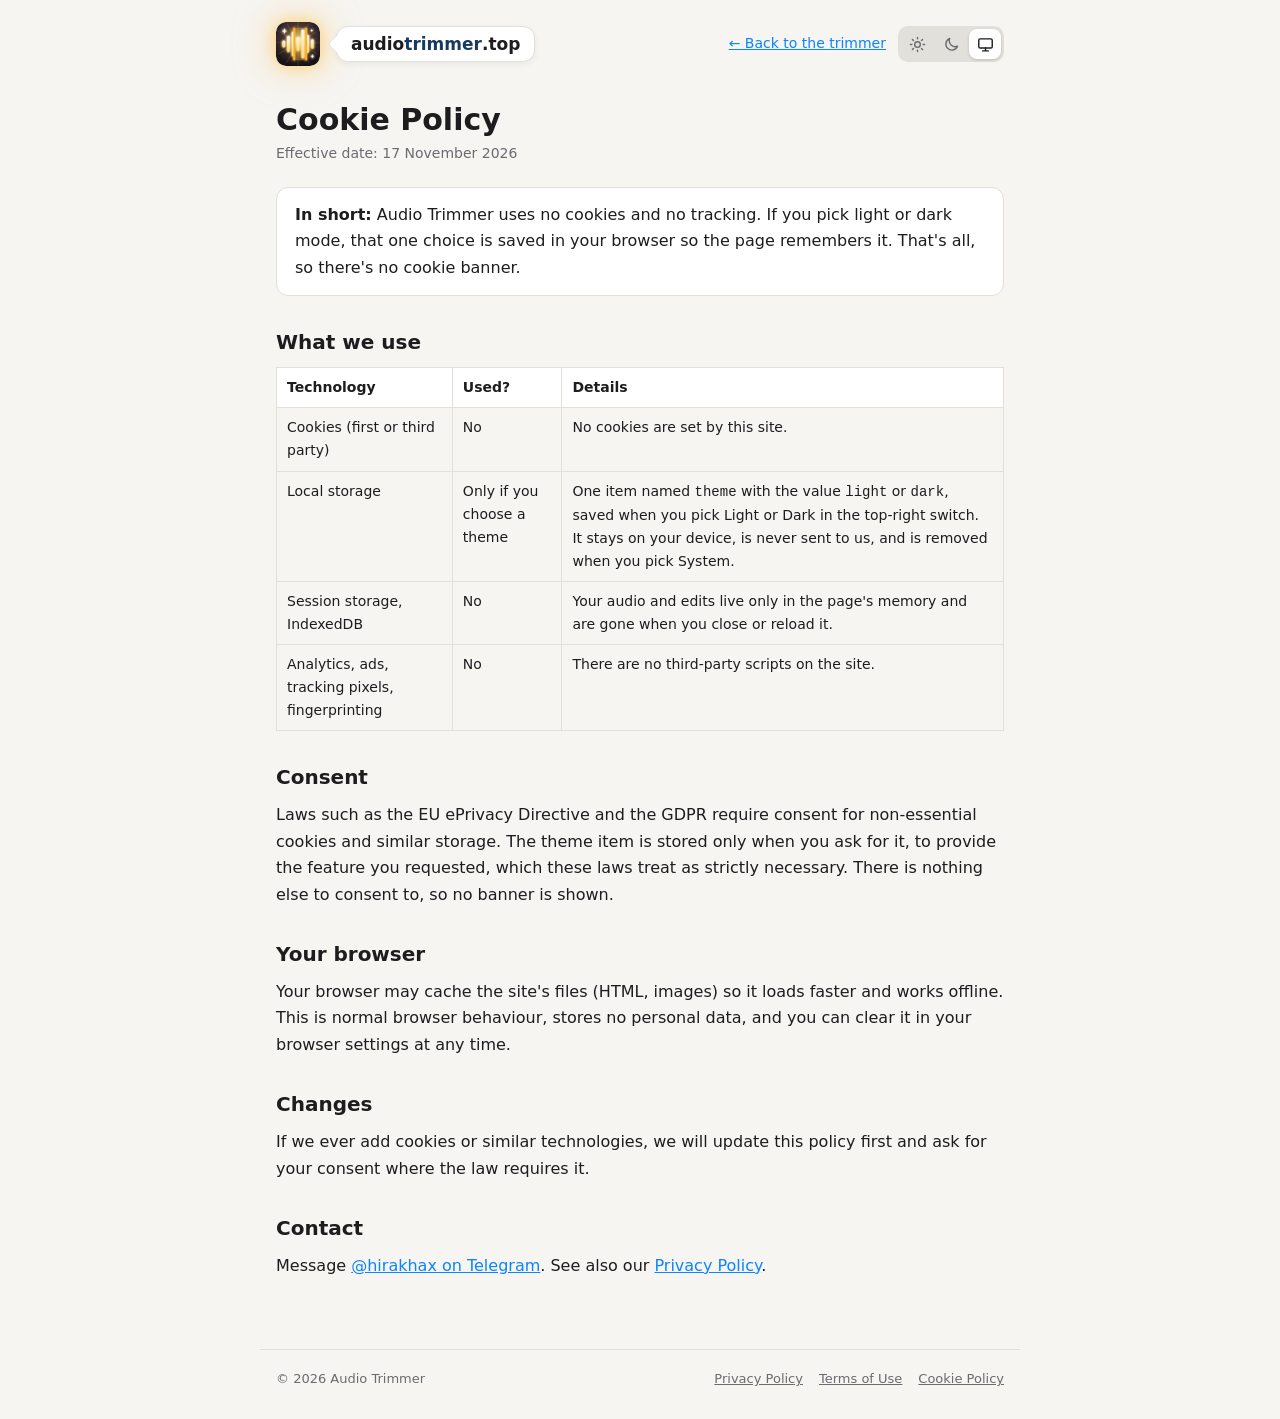
<file: cookies.html>
<!doctype html>
<html lang="en">
<head>
<meta charset="utf-8">
<meta name="viewport" content="width=device-width, initial-scale=1">
<title>Cookie Policy – Audio Trimmer</title>
<meta name="description" content="Audio Trimmer uses no cookies and no tracking. The only thing it may store is your light or dark theme choice, on your own device.">
<link rel="canonical" href="https://audiotrimmer.hirak-das.workers.dev/cookies">
<meta name="color-scheme" content="light dark">
<script>try{var t=localStorage.getItem("theme");if(t==="light"||t==="dark")document.documentElement.dataset.theme=t}catch(e){}</script>

<link rel="icon" href="favicon.svg" type="image/svg+xml">
<link rel="stylesheet" href="legal.css">
<link rel="stylesheet" href="nav.css">
</head>
<body>
<header class="nav">
  <a class="brand" href="./" aria-label="Audio Trimmer home"><img src="icon-120.png" alt="Audio Trimmer logo" width="44" height="44"><span class="bubble">audio<span class="acc">trimmer</span>.top</span></a>
  <a class="back" href="./">← Back to the trimmer</a>
  <div class="theme-switch" role="group" aria-label="Colour theme">
    <button type="button" data-set="light" aria-label="Light theme" data-tip="Light"><svg viewBox="0 0 24 24"><circle cx="12" cy="12" r="4"/><path d="M12 2v2M12 20v2M4.9 4.9l1.4 1.4M17.7 17.7l1.4 1.4M2 12h2M20 12h2M4.9 19.1l1.4-1.4M17.7 6.3l1.4-1.4"/></svg></button>
    <button type="button" data-set="dark" aria-label="Dark theme" data-tip="Dark"><svg viewBox="0 0 24 24"><path d="M20.5 14.5A8.5 8.5 0 0 1 9.5 3.5a8.5 8.5 0 1 0 11 11z"/></svg></button>
    <button type="button" data-set="system" aria-label="Match system theme" data-tip="System" class="tip-end"><svg viewBox="0 0 24 24"><rect x="2.5" y="4" width="19" height="13" rx="2"/><path d="M8 21h8M12 17v4"/></svg></button>
  </div>
</header>
<main>
  <h1>Cookie Policy</h1>
  <p class="updated">Effective date: 17 November 2026</p>

  <div class="summary"><p><b>In short:</b> Audio Trimmer uses no cookies and no tracking. If you pick light or dark mode, that one choice is saved in your browser so the page remembers it. That's all, so there's no cookie banner.</p></div>

  <h2>What we use</h2>
  <table>
    <thead><tr><th>Technology</th><th>Used?</th><th>Details</th></tr></thead>
    <tbody>
      <tr><td>Cookies (first or third party)</td><td>No</td><td>No cookies are set by this site.</td></tr>
      <tr><td>Local storage</td><td>Only if you choose a theme</td><td>One item named <code>theme</code> with the value <code>light</code> or <code>dark</code>, saved when you pick Light or Dark in the top-right switch. It stays on your device, is never sent to us, and is removed when you pick System.</td></tr>
      <tr><td>Session storage, IndexedDB</td><td>No</td><td>Your audio and edits live only in the page's memory and are gone when you close or reload it.</td></tr>
      <tr><td>Analytics, ads, tracking pixels, fingerprinting</td><td>No</td><td>There are no third-party scripts on the site.</td></tr>
    </tbody>
  </table>

  <h2>Consent</h2>
  <p>Laws such as the EU ePrivacy Directive and the GDPR require consent for non-essential cookies and similar storage. The theme item is stored only when you ask for it, to provide the feature you requested, which these laws treat as strictly necessary. There is nothing else to consent to, so no banner is shown.</p>

  <h2>Your browser</h2>
  <p>Your browser may cache the site's files (HTML, images) so it loads faster and works offline. This is normal browser behaviour, stores no personal data, and you can clear it in your browser settings at any time.</p>

  <h2>Changes</h2>
  <p>If we ever add cookies or similar technologies, we will update this policy first and ask for your consent where the law requires it.</p>

  <h2>Contact</h2>
  <p>Message <a href="https://t.me/hirakhax" rel="noopener">@hirakhax on Telegram</a>. See also our <a href="privacy">Privacy Policy</a>.</p>
</main>
<footer>
  <span>© 2026 Audio Trimmer</span>
  <nav aria-label="Legal"><a href="privacy">Privacy Policy</a><a href="terms">Terms of Use</a><a href="cookies">Cookie Policy</a></nav>
</footer>
<script src="theme.js" defer></script>
</body>
</html>
</file>
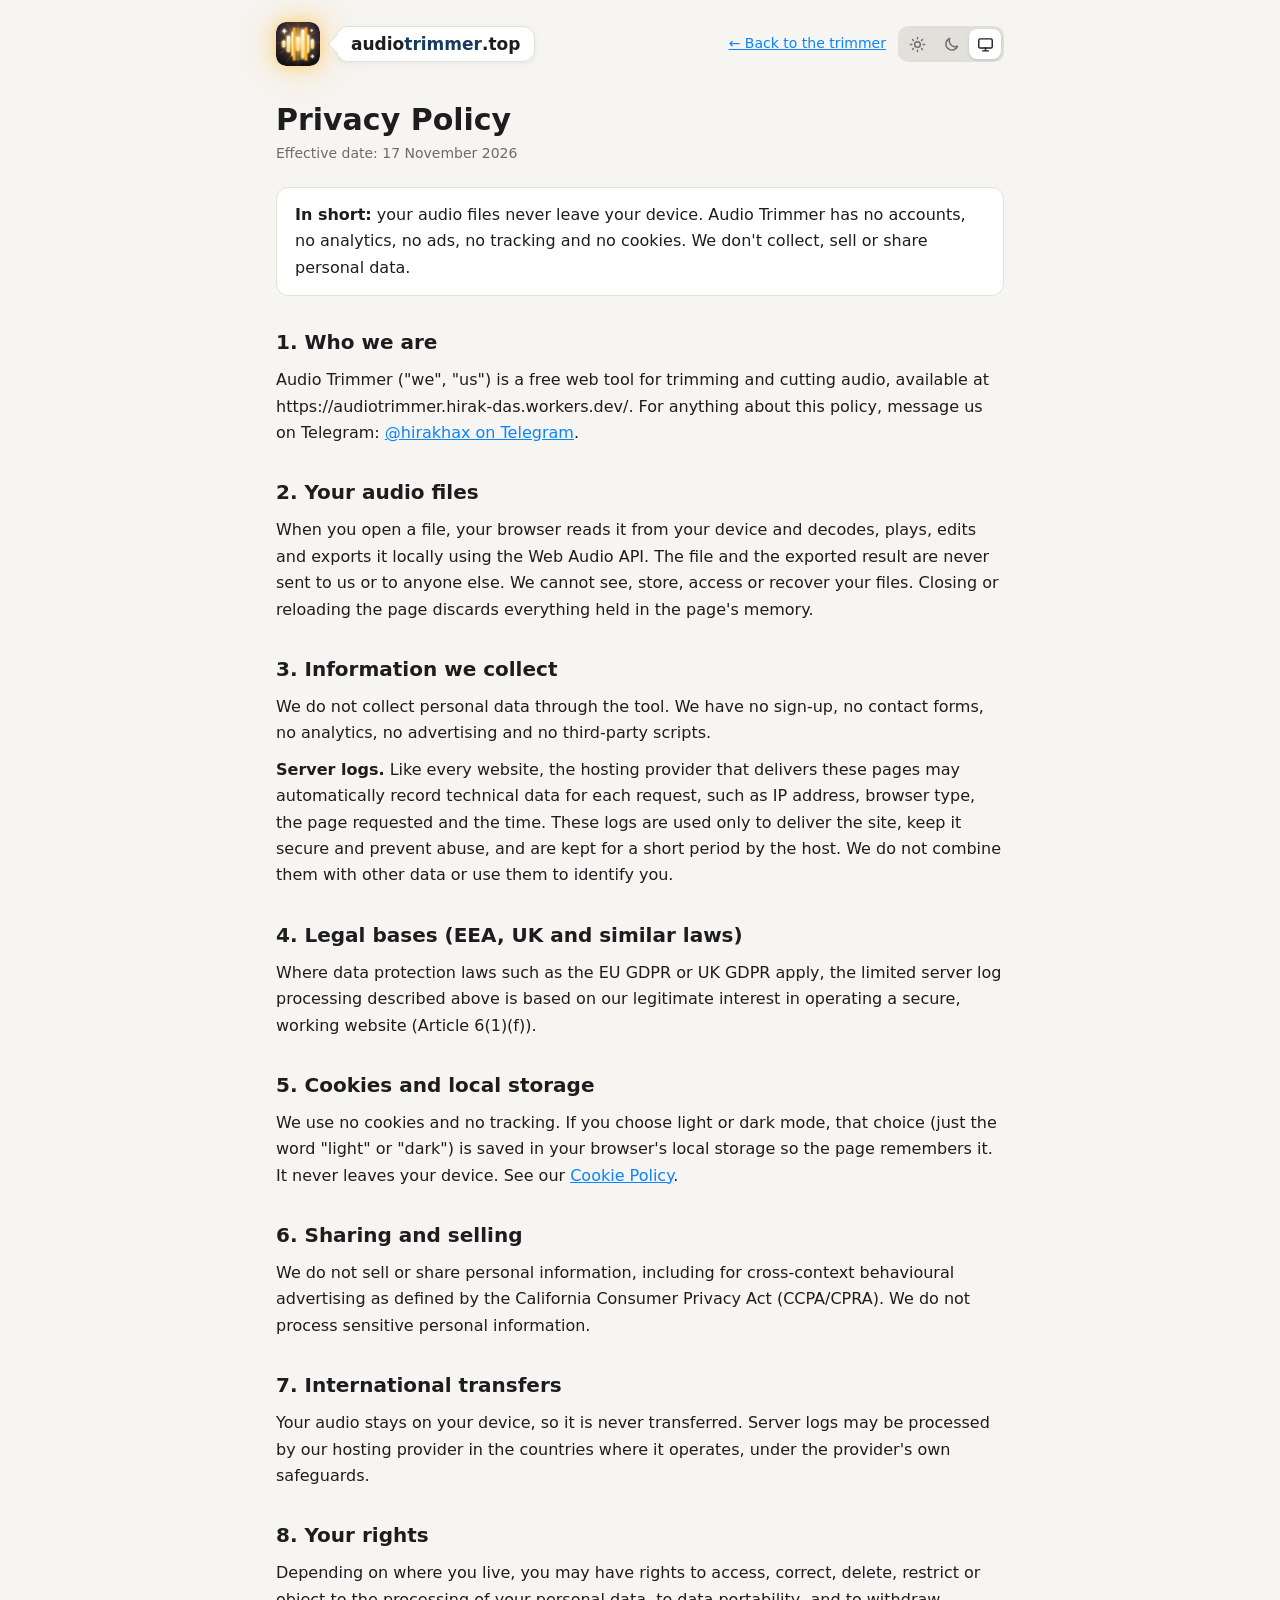
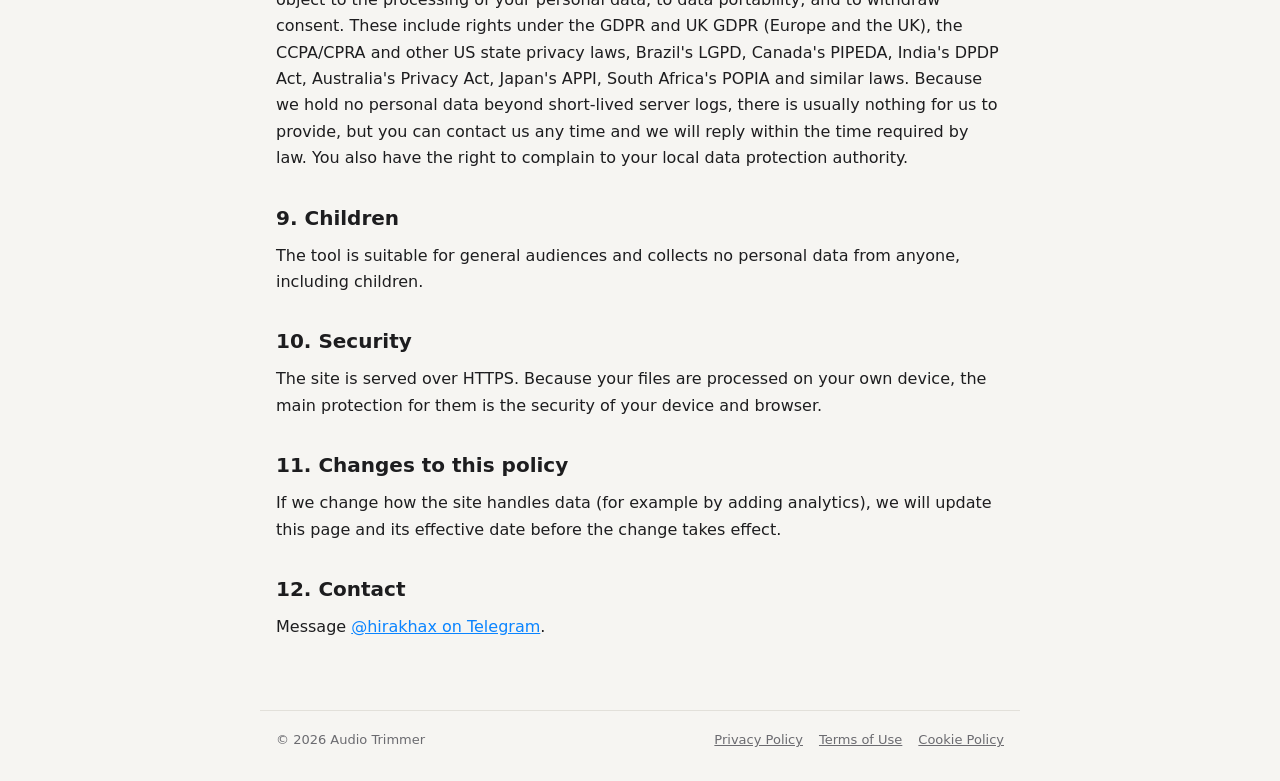
<file: privacy.html>
<!doctype html>
<html lang="en">
<head>
<meta charset="utf-8">
<meta name="viewport" content="width=device-width, initial-scale=1">
<title>Privacy Policy – Audio Trimmer</title>
<meta name="description" content="Audio Trimmer's privacy policy. Your audio files are processed in your browser and never uploaded. We collect no personal data and use no cookies.">
<link rel="canonical" href="https://audiotrimmer.hirak-das.workers.dev/privacy">
<meta name="color-scheme" content="light dark">
<script>try{var t=localStorage.getItem("theme");if(t==="light"||t==="dark")document.documentElement.dataset.theme=t}catch(e){}</script>

<link rel="icon" href="favicon.svg" type="image/svg+xml">
<link rel="stylesheet" href="legal.css">
<link rel="stylesheet" href="nav.css">
</head>
<body>
<header class="nav">
  <a class="brand" href="./" aria-label="Audio Trimmer home"><img src="icon-120.png" alt="Audio Trimmer logo" width="44" height="44"><span class="bubble">audio<span class="acc">trimmer</span>.top</span></a>
  <a class="back" href="./">← Back to the trimmer</a>
  <div class="theme-switch" role="group" aria-label="Colour theme">
    <button type="button" data-set="light" aria-label="Light theme" data-tip="Light"><svg viewBox="0 0 24 24"><circle cx="12" cy="12" r="4"/><path d="M12 2v2M12 20v2M4.9 4.9l1.4 1.4M17.7 17.7l1.4 1.4M2 12h2M20 12h2M4.9 19.1l1.4-1.4M17.7 6.3l1.4-1.4"/></svg></button>
    <button type="button" data-set="dark" aria-label="Dark theme" data-tip="Dark"><svg viewBox="0 0 24 24"><path d="M20.5 14.5A8.5 8.5 0 0 1 9.5 3.5a8.5 8.5 0 1 0 11 11z"/></svg></button>
    <button type="button" data-set="system" aria-label="Match system theme" data-tip="System" class="tip-end"><svg viewBox="0 0 24 24"><rect x="2.5" y="4" width="19" height="13" rx="2"/><path d="M8 21h8M12 17v4"/></svg></button>
  </div>
</header>
<main>
  <h1>Privacy Policy</h1>
  <p class="updated">Effective date: 17 November 2026</p>

  <div class="summary"><p><b>In short:</b> your audio files never leave your device. Audio Trimmer has no accounts, no analytics, no ads, no tracking and no cookies. We don't collect, sell or share personal data.</p></div>

  <h2>1. Who we are</h2>
  <p>Audio Trimmer ("we", "us") is a free web tool for trimming and cutting audio, available at https://audiotrimmer.hirak-das.workers.dev/. For anything about this policy, message us on Telegram: <a href="https://t.me/hirakhax" rel="noopener">@hirakhax on Telegram</a>.</p>

  <h2>2. Your audio files</h2>
  <p>When you open a file, your browser reads it from your device and decodes, plays, edits and exports it locally using the Web Audio API. The file and the exported result are never sent to us or to anyone else. We cannot see, store, access or recover your files. Closing or reloading the page discards everything held in the page's memory.</p>

  <h2>3. Information we collect</h2>
  <p>We do not collect personal data through the tool. We have no sign-up, no contact forms, no analytics, no advertising and no third-party scripts.</p>
  <p><b>Server logs.</b> Like every website, the hosting provider that delivers these pages may automatically record technical data for each request, such as IP address, browser type, the page requested and the time. These logs are used only to deliver the site, keep it secure and prevent abuse, and are kept for a short period by the host. We do not combine them with other data or use them to identify you.</p>

  <h2>4. Legal bases (EEA, UK and similar laws)</h2>
  <p>Where data protection laws such as the EU GDPR or UK GDPR apply, the limited server log processing described above is based on our legitimate interest in operating a secure, working website (Article 6(1)(f)).</p>

  <h2>5. Cookies and local storage</h2>
  <p>We use no cookies and no tracking. If you choose light or dark mode, that choice (just the word "light" or "dark") is saved in your browser's local storage so the page remembers it. It never leaves your device. See our <a href="cookies">Cookie Policy</a>.</p>

  <h2>6. Sharing and selling</h2>
  <p>We do not sell or share personal information, including for cross-context behavioural advertising as defined by the California Consumer Privacy Act (CCPA/CPRA). We do not process sensitive personal information.</p>

  <h2>7. International transfers</h2>
  <p>Your audio stays on your device, so it is never transferred. Server logs may be processed by our hosting provider in the countries where it operates, under the provider's own safeguards.</p>

  <h2>8. Your rights</h2>
  <p>Depending on where you live, you may have rights to access, correct, delete, restrict or object to the processing of your personal data, to data portability, and to withdraw consent. These include rights under the GDPR and UK GDPR (Europe and the UK), the CCPA/CPRA and other US state privacy laws, Brazil's LGPD, Canada's PIPEDA, India's DPDP Act, Australia's Privacy Act, Japan's APPI, South Africa's POPIA and similar laws. Because we hold no personal data beyond short-lived server logs, there is usually nothing for us to provide, but you can contact us any time and we will reply within the time required by law. You also have the right to complain to your local data protection authority.</p>

  <h2>9. Children</h2>
  <p>The tool is suitable for general audiences and collects no personal data from anyone, including children.</p>

  <h2>10. Security</h2>
  <p>The site is served over HTTPS. Because your files are processed on your own device, the main protection for them is the security of your device and browser.</p>

  <h2>11. Changes to this policy</h2>
  <p>If we change how the site handles data (for example by adding analytics), we will update this page and its effective date before the change takes effect.</p>

  <h2>12. Contact</h2>
  <p>Message <a href="https://t.me/hirakhax" rel="noopener">@hirakhax on Telegram</a>.</p>
</main>
<footer>
  <span>© 2026 Audio Trimmer</span>
  <nav aria-label="Legal"><a href="privacy">Privacy Policy</a><a href="terms">Terms of Use</a><a href="cookies">Cookie Policy</a></nav>
</footer>
<script src="theme.js" defer></script>
</body>
</html>
</file>
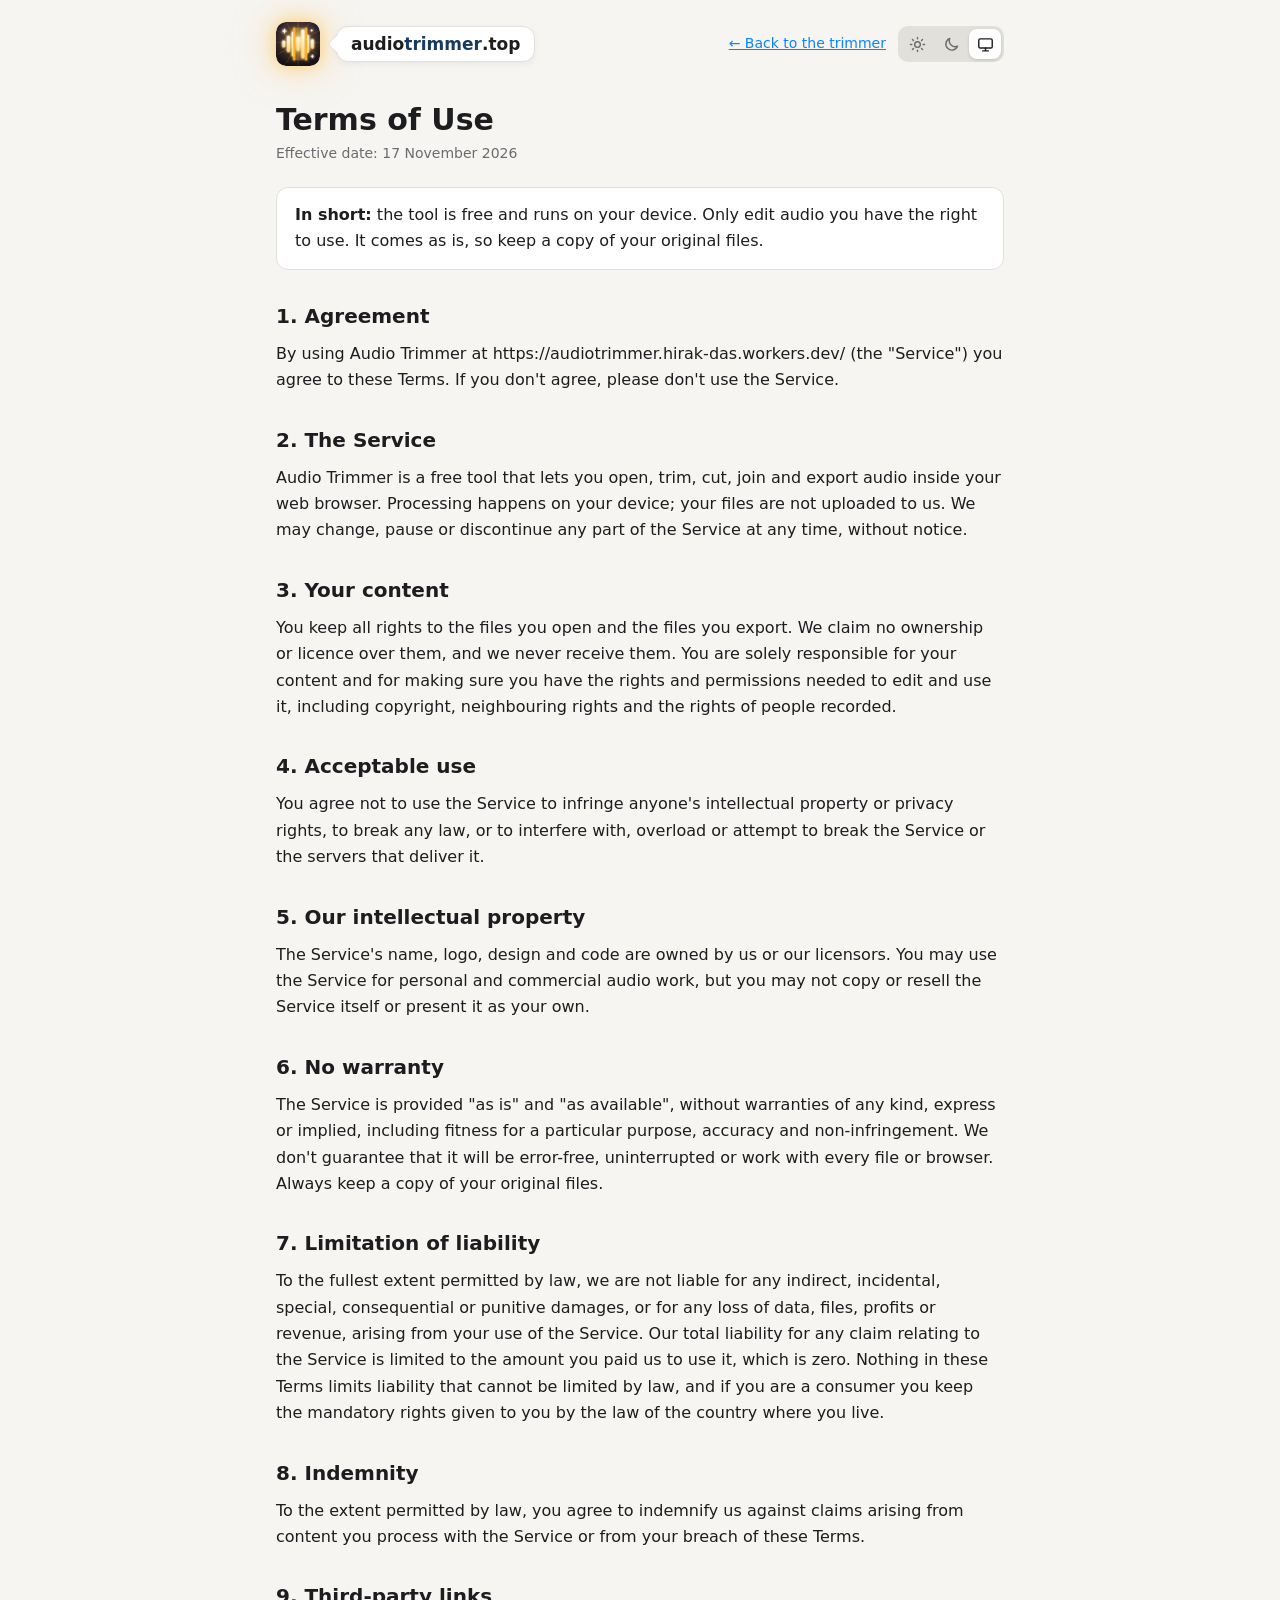
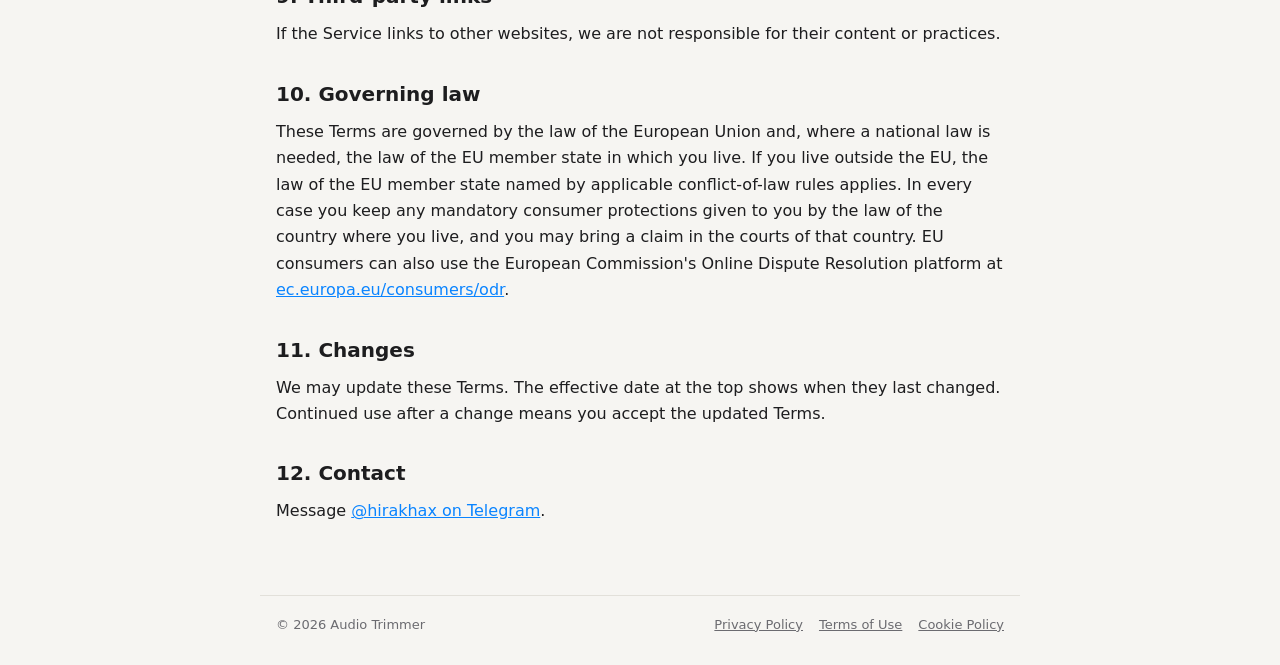
<file: terms.html>
<!doctype html>
<html lang="en">
<head>
<meta charset="utf-8">
<meta name="viewport" content="width=device-width, initial-scale=1">
<title>Terms of Use – Audio Trimmer</title>
<meta name="description" content="The terms for using Audio Trimmer, a free in-browser audio cutter.">
<link rel="canonical" href="https://audiotrimmer.hirak-das.workers.dev/terms">
<meta name="color-scheme" content="light dark">
<script>try{var t=localStorage.getItem("theme");if(t==="light"||t==="dark")document.documentElement.dataset.theme=t}catch(e){}</script>

<link rel="icon" href="favicon.svg" type="image/svg+xml">
<link rel="stylesheet" href="legal.css">
<link rel="stylesheet" href="nav.css">
</head>
<body>
<header class="nav">
  <a class="brand" href="./" aria-label="Audio Trimmer home"><img src="icon-120.png" alt="Audio Trimmer logo" width="44" height="44"><span class="bubble">audio<span class="acc">trimmer</span>.top</span></a>
  <a class="back" href="./">← Back to the trimmer</a>
  <div class="theme-switch" role="group" aria-label="Colour theme">
    <button type="button" data-set="light" aria-label="Light theme" data-tip="Light"><svg viewBox="0 0 24 24"><circle cx="12" cy="12" r="4"/><path d="M12 2v2M12 20v2M4.9 4.9l1.4 1.4M17.7 17.7l1.4 1.4M2 12h2M20 12h2M4.9 19.1l1.4-1.4M17.7 6.3l1.4-1.4"/></svg></button>
    <button type="button" data-set="dark" aria-label="Dark theme" data-tip="Dark"><svg viewBox="0 0 24 24"><path d="M20.5 14.5A8.5 8.5 0 0 1 9.5 3.5a8.5 8.5 0 1 0 11 11z"/></svg></button>
    <button type="button" data-set="system" aria-label="Match system theme" data-tip="System" class="tip-end"><svg viewBox="0 0 24 24"><rect x="2.5" y="4" width="19" height="13" rx="2"/><path d="M8 21h8M12 17v4"/></svg></button>
  </div>
</header>
<main>
  <h1>Terms of Use</h1>
  <p class="updated">Effective date: 17 November 2026</p>

  <div class="summary"><p><b>In short:</b> the tool is free and runs on your device. Only edit audio you have the right to use. It comes as is, so keep a copy of your original files.</p></div>

  <h2>1. Agreement</h2>
  <p>By using Audio Trimmer at https://audiotrimmer.hirak-das.workers.dev/ (the "Service") you agree to these Terms. If you don't agree, please don't use the Service.</p>

  <h2>2. The Service</h2>
  <p>Audio Trimmer is a free tool that lets you open, trim, cut, join and export audio inside your web browser. Processing happens on your device; your files are not uploaded to us. We may change, pause or discontinue any part of the Service at any time, without notice.</p>

  <h2>3. Your content</h2>
  <p>You keep all rights to the files you open and the files you export. We claim no ownership or licence over them, and we never receive them. You are solely responsible for your content and for making sure you have the rights and permissions needed to edit and use it, including copyright, neighbouring rights and the rights of people recorded.</p>

  <h2>4. Acceptable use</h2>
  <p>You agree not to use the Service to infringe anyone's intellectual property or privacy rights, to break any law, or to interfere with, overload or attempt to break the Service or the servers that deliver it.</p>

  <h2>5. Our intellectual property</h2>
  <p>The Service's name, logo, design and code are owned by us or our licensors. You may use the Service for personal and commercial audio work, but you may not copy or resell the Service itself or present it as your own.</p>

  <h2>6. No warranty</h2>
  <p>The Service is provided "as is" and "as available", without warranties of any kind, express or implied, including fitness for a particular purpose, accuracy and non-infringement. We don't guarantee that it will be error-free, uninterrupted or work with every file or browser. Always keep a copy of your original files.</p>

  <h2>7. Limitation of liability</h2>
  <p>To the fullest extent permitted by law, we are not liable for any indirect, incidental, special, consequential or punitive damages, or for any loss of data, files, profits or revenue, arising from your use of the Service. Our total liability for any claim relating to the Service is limited to the amount you paid us to use it, which is zero. Nothing in these Terms limits liability that cannot be limited by law, and if you are a consumer you keep the mandatory rights given to you by the law of the country where you live.</p>

  <h2>8. Indemnity</h2>
  <p>To the extent permitted by law, you agree to indemnify us against claims arising from content you process with the Service or from your breach of these Terms.</p>

  <h2>9. Third-party links</h2>
  <p>If the Service links to other websites, we are not responsible for their content or practices.</p>

  <h2>10. Governing law</h2>
  <p>These Terms are governed by the law of the European Union and, where a national law is needed, the law of the EU member state in which you live. If you live outside the EU, the law of the EU member state named by applicable conflict-of-law rules applies. In every case you keep any mandatory consumer protections given to you by the law of the country where you live, and you may bring a claim in the courts of that country. EU consumers can also use the European Commission's Online Dispute Resolution platform at <a href="https://ec.europa.eu/consumers/odr" rel="noopener">ec.europa.eu/consumers/odr</a>.</p>

  <h2>11. Changes</h2>
  <p>We may update these Terms. The effective date at the top shows when they last changed. Continued use after a change means you accept the updated Terms.</p>

  <h2>12. Contact</h2>
  <p>Message <a href="https://t.me/hirakhax" rel="noopener">@hirakhax on Telegram</a>.</p>
</main>
<footer>
  <span>© 2026 Audio Trimmer</span>
  <nav aria-label="Legal"><a href="privacy">Privacy Policy</a><a href="terms">Terms of Use</a><a href="cookies">Cookie Policy</a></nav>
</footer>
<script src="theme.js" defer></script>
</body>
</html>
</file>
<file: nav.css>
/* shared navbar: logo + speech-bubble name, theme switch on the right */
:root[data-theme="light"] { color-scheme: light; }
:root[data-theme="dark"] { color-scheme: dark; }
.nav { display: flex; align-items: center; gap: 12px; flex-wrap: wrap; }
.nav .brand { display: flex; align-items: center; gap: 16px; color: inherit; text-decoration: none; }
.bubble { position: relative; background: var(--panel); color: var(--ink); border: 1.5px solid var(--line); border-radius: 12px;
  padding: 6px 14px; font-weight: 700; font-size: 17px; line-height: 1.3; white-space: nowrap; box-shadow: 0 2px 6px rgba(0, 0, 0, .06); }
.bubble .acc { color: #3d5a80; color: color-mix(in srgb, var(--ink) 72%, var(--link, var(--sel-edge))); font-weight: 600; }
.bubble::before { content: ""; position: absolute; left: -7.5px; top: 50%; width: 12px; height: 12px; background: var(--panel);
  border-left: 1.5px solid var(--line); border-bottom: 1.5px solid var(--line); transform: translateY(-50%) rotate(45deg); border-bottom-left-radius: 3px; }
.theme-switch { margin-left: auto; display: inline-flex; gap: 2px; padding: 3px; border-radius: 10px; background: var(--line); }
.back + .theme-switch { margin-left: 0; }
.theme-switch button { width: 32px; height: 30px; padding: 0; border: 0; border-radius: 8px; background: transparent; color: var(--muted);
  display: grid; place-items: center; cursor: pointer; position: relative; }
.theme-switch button:hover { color: var(--ink); background: transparent; }
.theme-switch button[aria-pressed="true"] { background: var(--panel); color: var(--ink); box-shadow: 0 1px 3px rgba(0, 0, 0, .15); }
.theme-switch button:focus-visible { outline: 2px solid var(--link, var(--sel-edge)); outline-offset: 1px; }
.theme-switch svg { width: 17px; height: 17px; fill: none; stroke: currentColor; stroke-width: 2; stroke-linecap: round; stroke-linejoin: round; }
.theme-switch [data-tip]:hover::after, .theme-switch [data-tip]:focus-visible::after {
  content: attr(data-tip); position: absolute; top: calc(100% + 7px); bottom: auto; left: 50%; transform: translateX(-50%);
  background: var(--ink); color: var(--bg); font: 500 12px/1.3 system-ui, sans-serif; white-space: nowrap; padding: 5px 8px; border-radius: 6px; pointer-events: none; z-index: 40; }
.theme-switch .tip-end:hover::after, .theme-switch .tip-end:focus-visible::after { left: auto; right: 0; transform: none; }
@media (max-width: 420px) { .bubble { font-size: 15px; padding: 5px 11px; } .nav .brand { gap: 13px; } .nav .brand img { width: 40px; height: 40px; } }
</file>
<file: legal.css>
:root {
  --bg: #f6f5f2; --panel: #ffffff; --ink: #1d1d1f; --muted: #6b6b70; --line: #e2e0da; --link: #0a84ff;
}
@media (prefers-color-scheme: dark) {
  :root:not([data-theme="light"]) {
    --bg: #141416; --panel: #1d1d20; --ink: #ececee; --muted: #9a9aa2; --line: #2e2e33; --link: #409cff;
  }
}
:root[data-theme="dark"] {
    --bg: #141416; --panel: #1d1d20; --ink: #ececee; --muted: #9a9aa2; --line: #2e2e33; --link: #409cff;
  }
* { box-sizing: border-box; }
body { margin: 0; background: var(--bg); color: var(--ink); font: 16px/1.65 system-ui, -apple-system, sans-serif; }
header, main, footer { max-width: 760px; margin: 0 auto; padding-left: 16px; padding-right: 16px; }
header { padding-top: 22px; display: flex; align-items: center; gap: 12px; flex-wrap: wrap; }
.brand { display: flex; align-items: center; gap: 12px; font-weight: 700; font-size: 17px; color: inherit; text-decoration: none; }
.brand img { border-radius: 10px; filter: drop-shadow(0 0 8px rgba(255, 196, 70, .65)) drop-shadow(0 0 20px rgba(255, 170, 40, .35)); }
.back { margin-left: auto; font-size: 14px; }
a { color: var(--link); }
main { padding-top: 10px; padding-bottom: 20px; }
h1 { font-size: 30px; line-height: 1.2; margin: 26px 0 4px; }
.updated { color: var(--muted); font-size: 14px; margin: 0 0 22px; }
.summary { background: var(--panel); border: 1px solid var(--line); border-radius: 12px; padding: 14px 18px; margin: 0 0 24px; }
.summary p { margin: 0; }
h2 { font-size: 20px; margin: 30px 0 8px; }
p, li { margin: 0 0 10px; }
ul { padding-left: 22px; }
table { border-collapse: collapse; width: 100%; font-size: 14px; margin: 6px 0 14px; }
th, td { border: 1px solid var(--line); padding: 8px 10px; text-align: left; vertical-align: top; }
th { background: var(--panel); }
footer { margin-top: 40px; padding-top: 18px; padding-bottom: 30px; border-top: 1px solid var(--line); color: var(--muted); font-size: 13px; display: flex; flex-wrap: wrap; gap: 8px 16px; }
footer a { color: var(--muted); }
footer nav { display: flex; flex-wrap: wrap; gap: 6px 16px; margin-left: auto; }
</file>
